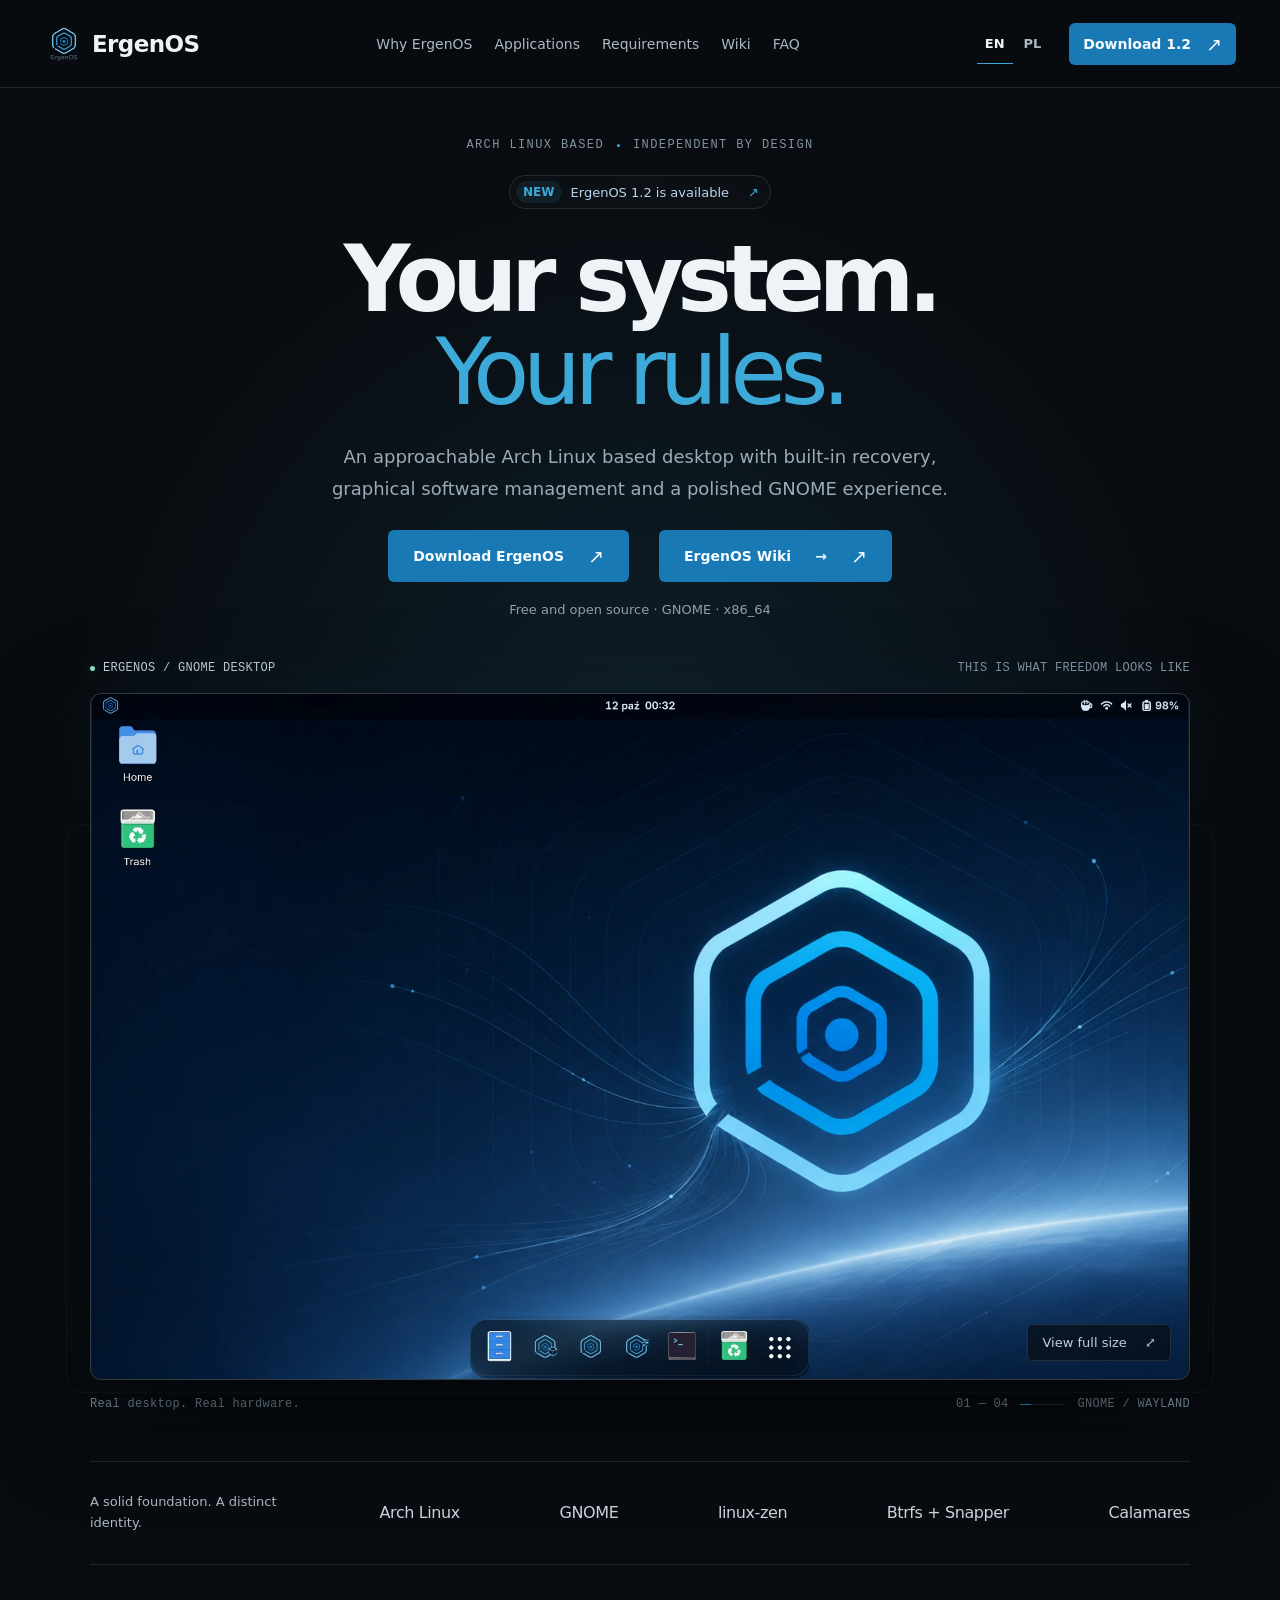
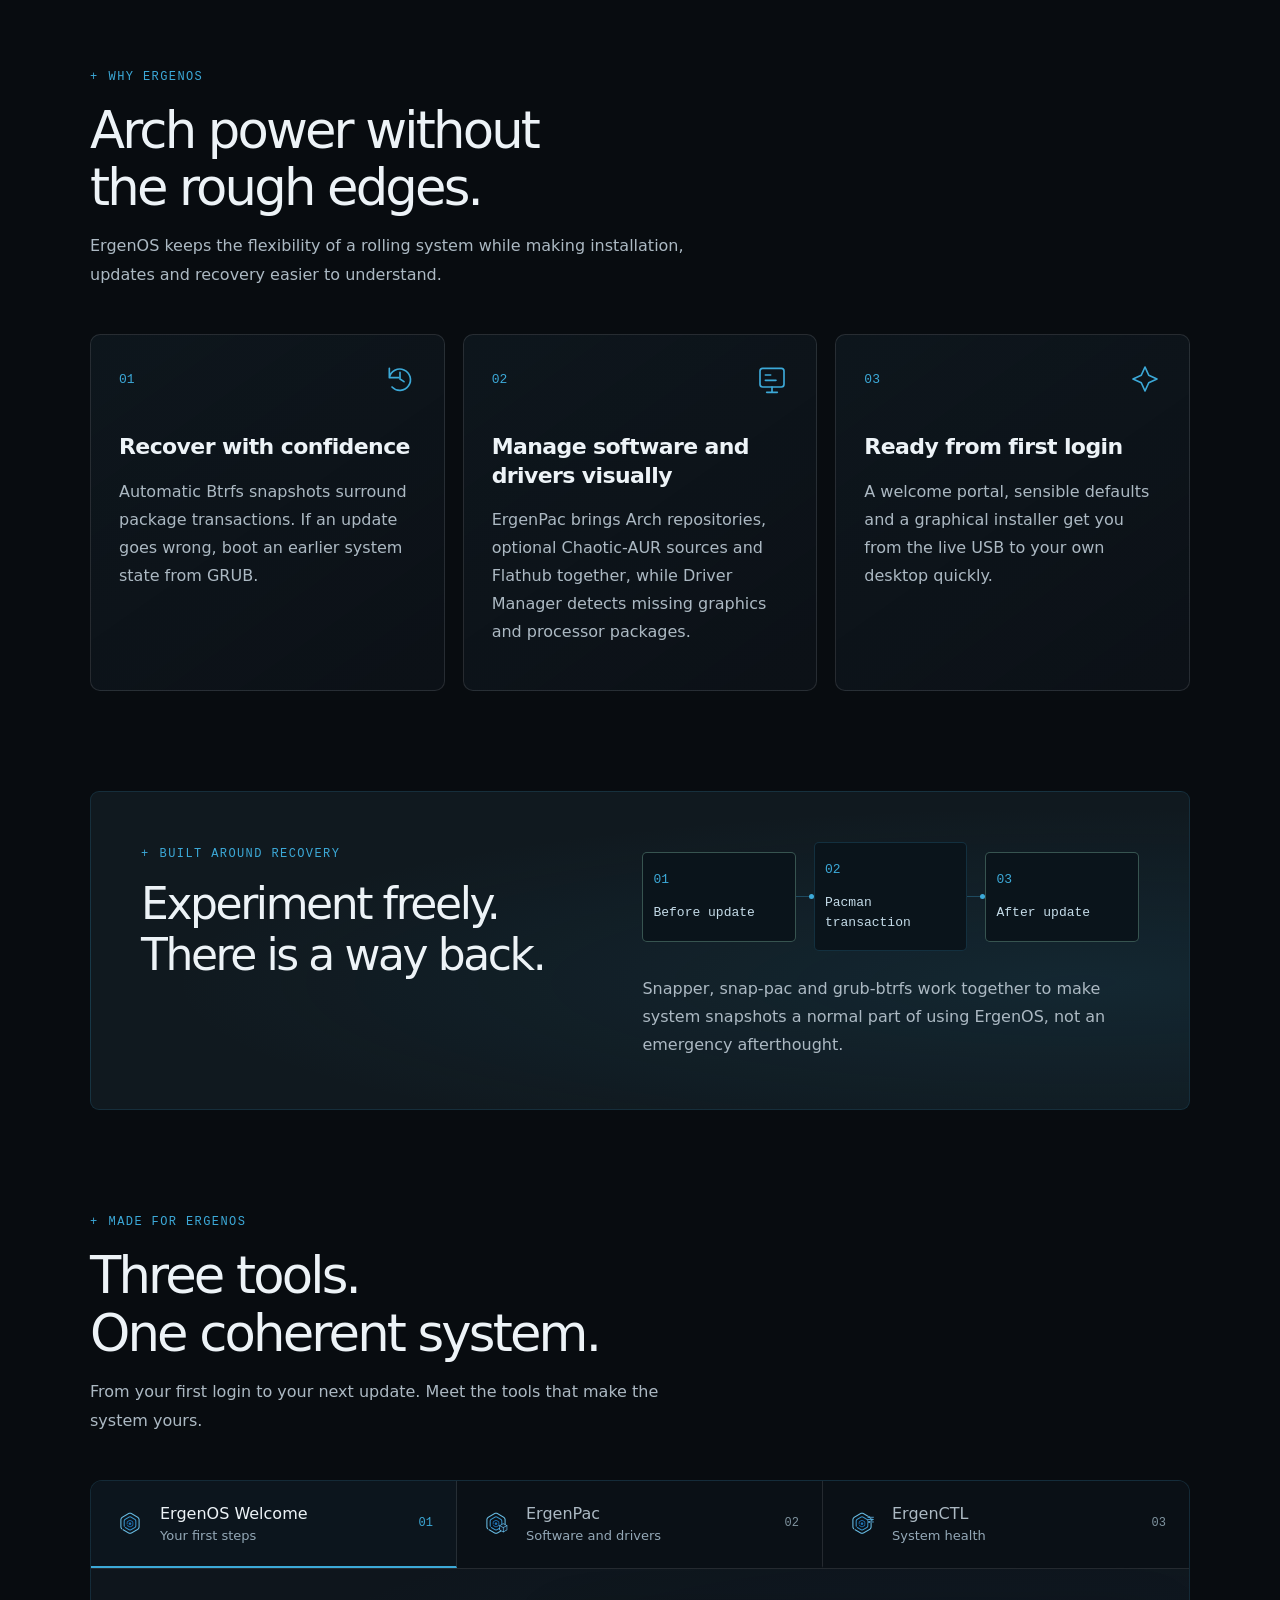
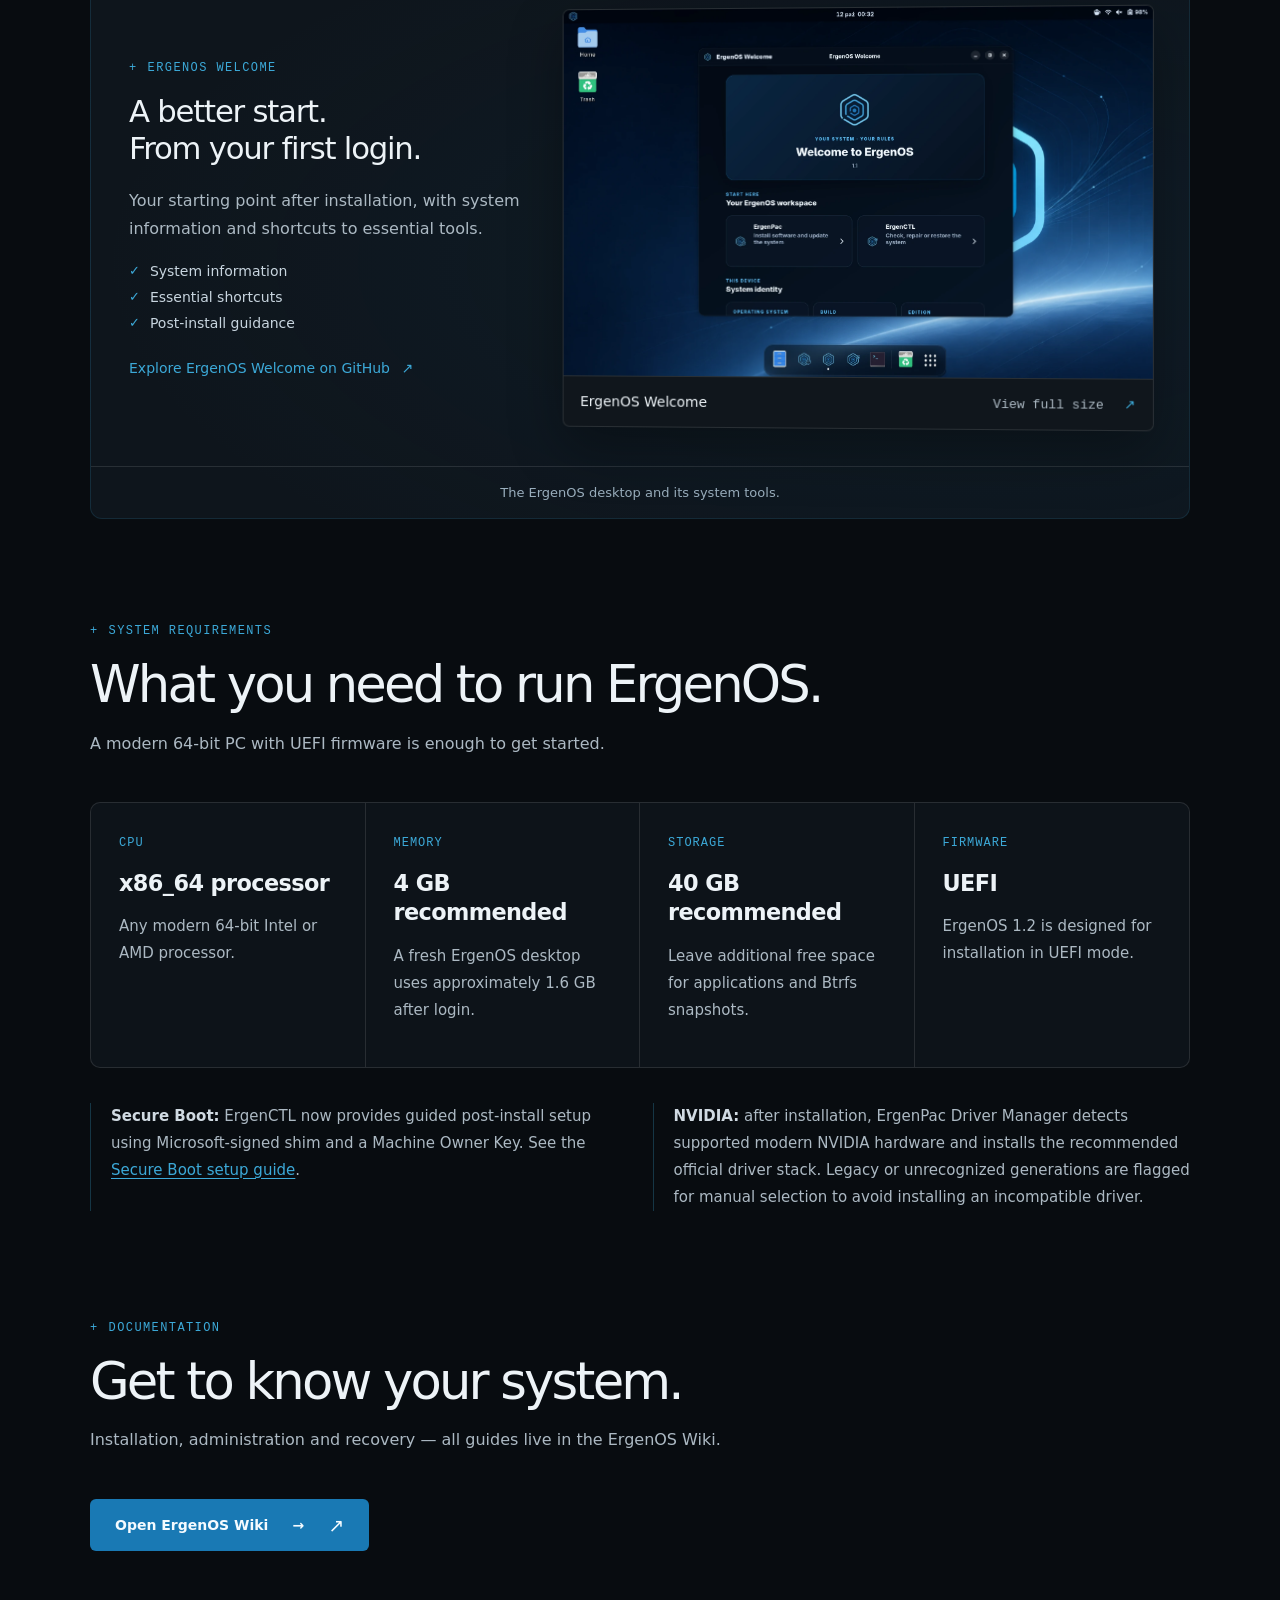
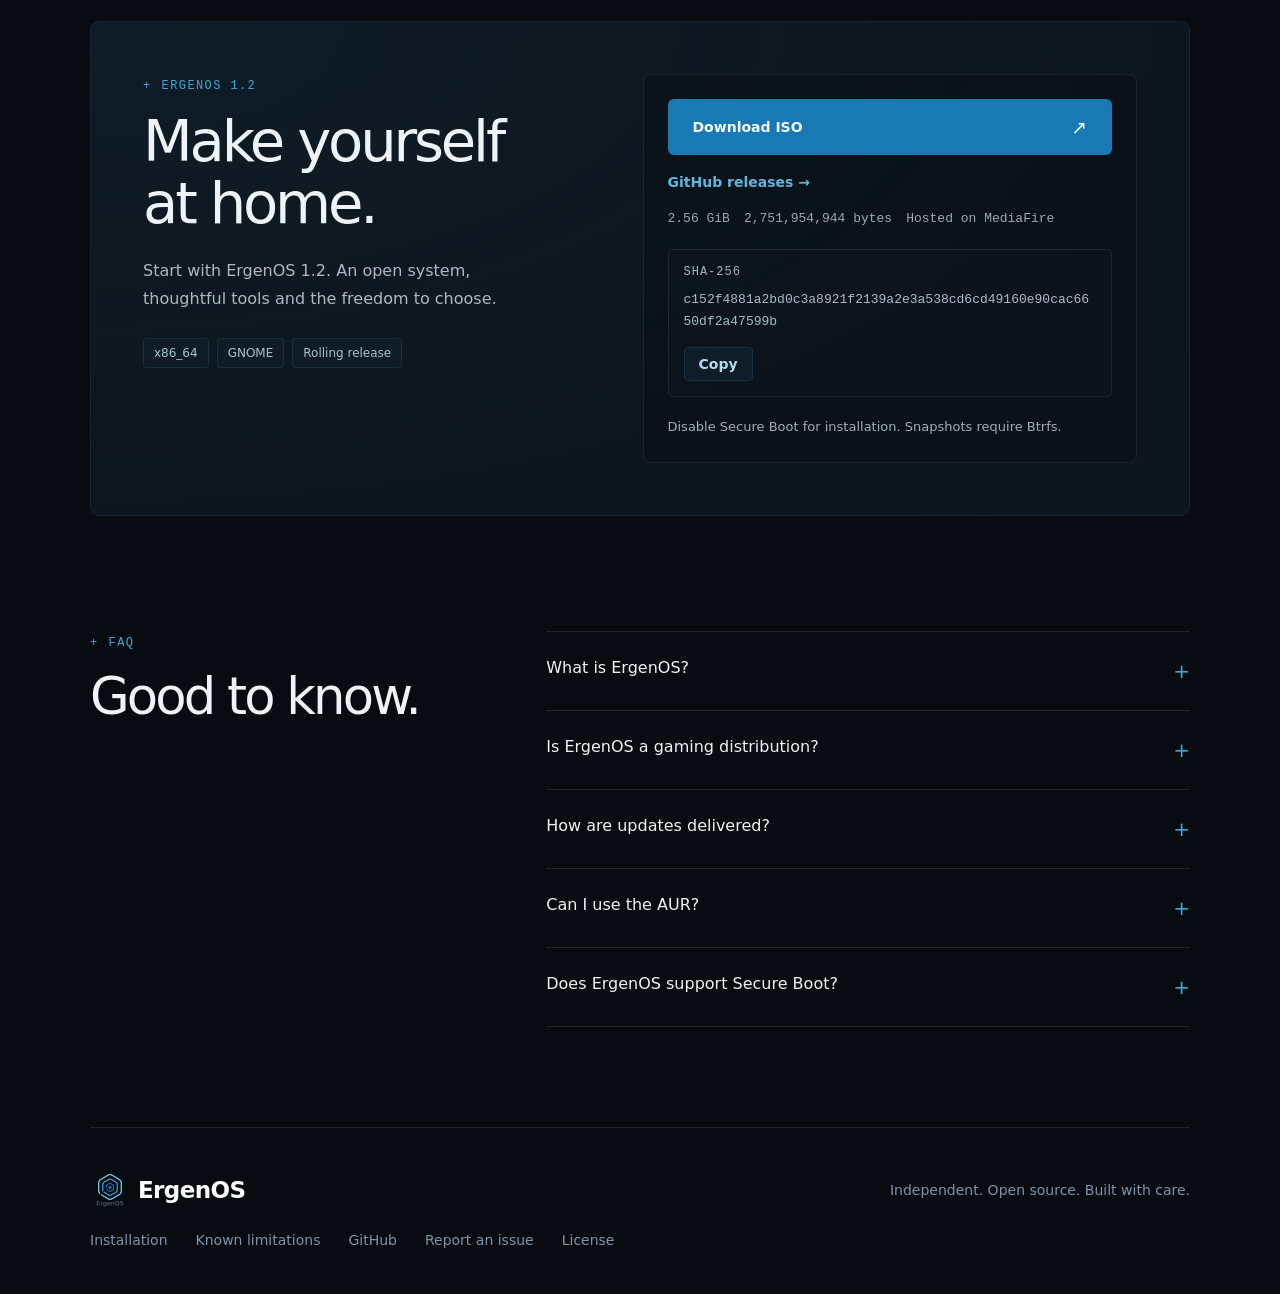
<file: index.html>
<!doctype html>
<html lang="en">
<head>
  <meta charset="utf-8">
  <meta name="viewport" content="width=device-width,initial-scale=1">
  <title>ErgenOS — Your system. Your rules.</title>
  <meta name="description" content="ErgenOS is an approachable Arch Linux-based desktop distribution with graphical software management, driver tools and built-in Btrfs recovery.">
  <meta name="robots" content="index,follow,max-image-preview:large">
  <meta name="theme-color" content="#080c10">
  <link rel="canonical" href="https://ergenossw.github.io/ErgenOS-Website/">
  <link rel="alternate" hreflang="en" href="https://ergenossw.github.io/ErgenOS-Website/">
  <link rel="alternate" hreflang="pl" href="https://ergenossw.github.io/ErgenOS-Website/pl/">
  <link rel="alternate" hreflang="x-default" href="https://ergenossw.github.io/ErgenOS-Website/">
  <meta property="og:title" content="ErgenOS — Your system. Your rules.">
  <meta property="og:description" content="Arch power with graphical tools and built-in recovery.">
  <meta property="og:type" content="website">
  <meta property="og:site_name" content="ErgenOS">
  <meta property="og:url" content="https://ergenossw.github.io/ErgenOS-Website/">
  <meta property="og:image" content="https://ergenossw.github.io/ErgenOS-Website/assets/social-card.png">
  <meta property="og:image:width" content="1200">
  <meta property="og:image:height" content="630">
  <meta name="twitter:card" content="summary_large_image">
  <meta name="twitter:title" content="ErgenOS — Your system. Your rules.">
  <meta name="twitter:description" content="Arch power with graphical tools and built-in recovery.">
  <meta name="twitter:image" content="https://ergenossw.github.io/ErgenOS-Website/assets/social-card.png">
  <link rel="icon" type="image/png" sizes="32x32" href="assets/favicon-32.png">
  <link rel="apple-touch-icon" sizes="180x180" href="assets/apple-touch-icon.png">
  <link rel="stylesheet" href="style.css?v=d61560196b8d">
  <link rel="stylesheet" href="overrides.css?v=efb8a88af6a3">
  <script type="application/ld+json">
  {
    "@context": "https://schema.org",
    "@type": "WebSite",
    "name": "ErgenOS",
    "url": "https://ergenossw.github.io/ErgenOS-Website/",
    "description": "An approachable Arch Linux-based desktop distribution with graphical tools and built-in Btrfs recovery.",
    "inLanguage": ["en", "pl"],
    "publisher": {
      "@type": "Organization",
      "name": "ErgenOS",
      "url": "https://github.com/ErgenosSW",
      "logo": {
        "@type": "ImageObject",
        "url": "https://ergenossw.github.io/ErgenOS-Website/assets/ergenos-logo.png"
      },
      "sameAs": [
        "https://github.com/ErgenosSW",
        "https://github.com/ErgenosSW/ErgenOS-Linux"
      ]
    }
  }
  </script>
</head>
<body>
  <a class="skip-link" href="#main-content">Skip to content</a>
  <header class="nav-shell">
    <a class="brand" href="#top"><img src="assets/ergenos-logo.png" alt=""><span>ErgenOS</span></a>
    <button class="menu-toggle" type="button" aria-expanded="false" aria-controls="main-nav" aria-label="Open navigation"><span></span><span></span><span></span></button>
    <nav id="main-nav" aria-label="Main navigation"><a href="#features">Why ErgenOS</a><a href="#apps">Applications</a><a href="#requirements">Requirements</a><a href="https://ergenossw.github.io/ErgenOS-Wiki/">Wiki</a><a href="#faq">FAQ</a></nav>
    <div class="header-actions"><div class="language-switcher" aria-label="Language"><span aria-current="page">EN</span><a href="pl/" lang="pl" hreflang="pl" aria-label="Polski">PL</a></div><a class="button small" href="#download">Download 1.2</a></div>
  </header>

  <main id="main-content">
    <section class="hero" id="top">
      <div class="hero-copy"><div class="hero-kicker">ARCH LINUX BASED <span></span> INDEPENDENT BY DESIGN</div>
        <a class="release-pill" href="https://www.mediafire.com/file/5pflsx05qjzptld/ergenos-1.2.0-x86_64.iso/file"><span>New</span> ErgenOS 1.2 is available</a>
        <h1>Your system.<br><em>Your rules.</em></h1>
        <p class="lead">An approachable Arch Linux based desktop with built-in recovery, graphical software management and a polished GNOME experience.</p>
        <div class="hero-actions"><a class="button" href="#download">Download ErgenOS</a><a class="button" href="https://ergenossw.github.io/ErgenOS-Wiki/">ErgenOS Wiki <span aria-hidden="true">→</span></a></div>
        <p class="fine-print">Free and open source · GNOME · x86_64</p>
      </div>
      <div class="desktop-stage"><div class="stage-label"><span><i></i> ERGENOS / GNOME DESKTOP</span><span>THIS IS WHAT FREEDOM LOOKS LIKE</span></div><a class="desktop-shot" href="assets/screenshots/ergenos-desktop.png?v=20261012" aria-label="Open a full-size screenshot of the ErgenOS desktop">
        <img src="assets/screenshots/ergenos-desktop.webp?v=20261012" width="1920" height="1200" fetchpriority="high" alt="ErgenOS desktop with the new default theme">
        <span class="shot-hint">View full size</span>
      </a><div class="stage-footer"><span>Real desktop. Real hardware.</span><span>01 — 04 <span class="stage-line"></span> GNOME / WAYLAND</span></div></div>
    </section><div class="platform-strip"><span>A solid foundation. A distinct identity.</span><b>Arch Linux</b><b>GNOME</b><b>linux-zen</b><b>Btrfs + Snapper</b><b>Calamares</b></div>

    <section class="section" id="features">
      <div class="section-heading"><span class="eyebrow">Why ErgenOS</span><h2>Arch power without the rough edges.</h2><p>ErgenOS keeps the flexibility of a rolling system while making installation, updates and recovery easier to understand.</p></div>
      <div class="feature-grid">
        <article><div class="feature-top"><span class="feature-number">01</span><svg viewBox="0 0 24 24" fill="none" stroke="currentColor" stroke-width="1.25" stroke-linecap="round" stroke-linejoin="round" aria-hidden="true"><path d="M4 11a8 8 0 1 1 2 7M4 4v7h7"/><path d="M12 7v5l3 2"/></svg></div><h3>Recover with confidence</h3><p>Automatic Btrfs snapshots surround package transactions. If an update goes wrong, boot an earlier system state from GRUB.</p></article>
        <article><div class="feature-top"><span class="feature-number">02</span><svg viewBox="0 0 24 24" fill="none" stroke="currentColor" stroke-width="1.25" stroke-linecap="round" stroke-linejoin="round" aria-hidden="true"><rect x="3" y="4" width="18" height="14" rx="2"/><path d="M8 22h8m-4-4v4M7 9h4m-4 4h8"/></svg></div><h3>Manage software and drivers visually</h3><p>ErgenPac brings Arch repositories, optional Chaotic-AUR sources and Flathub together, while Driver Manager detects missing graphics and processor packages.</p></article>
        <article><div class="feature-top"><span class="feature-number">03</span><svg viewBox="0 0 24 24" fill="none" stroke="currentColor" stroke-width="1.25" stroke-linecap="round" stroke-linejoin="round" aria-hidden="true"><path d="m12 3 2.8 6.2L21 12l-6.2 2.8L12 21l-2.8-6.2L3 12l6.2-2.8Z"/></svg></div><h3>Ready from first login</h3><p>A welcome portal, sensible defaults and a graphical installer get you from the live USB to your own desktop quickly.</p></article>
      </div>
    </section>

    <section class="recovery-band">
      <div><span class="eyebrow light">Built around recovery</span><h2>Experiment freely.<br>There is a way back.</h2></div>
      <div class="timeline" aria-label="Automatic snapshot sequence"><span><b>01</b>Before update</span><i></i><span><b>02</b>Pacman transaction</span><i></i><span><b>03</b>After update</span></div>
      <p>Snapper, snap-pac and grub-btrfs work together to make system snapshots a normal part of using ErgenOS, not an emergency afterthought.</p>
    </section>

    <section class="section apps-section" id="apps">
      <div class="section-heading"><span class="eyebrow">Made for ErgenOS</span><h2>Three tools.<br>One coherent system.</h2><p>From your first login to your next update. Meet the tools that make the system yours.</p></div>
      <div class="app-showcase" id="screenshots">
        <div class="app-tabs" aria-label="ErgenOS applications" hidden><button class="app-tab" type="button" id="app-tab-0" data-app-tab="0"><img src="assets/welcome-logo-mark.png" alt="" width="32" height="32"><span>ErgenOS Welcome<small>Your first steps</small></span><span class="tab-index" aria-hidden="true">01</span></button>
          <button class="app-tab" type="button" id="app-tab-1" data-app-tab="1"><img src="assets/ergenpac-logo-mark.png" alt="" width="32" height="32"><span>ErgenPac<small>Software and drivers</small></span><span class="tab-index" aria-hidden="true">02</span></button>
          <button class="app-tab" type="button" id="app-tab-2" data-app-tab="2"><img src="assets/ergenctl-logo-mark.png" alt="" width="32" height="32"><span>ErgenCTL<small>System health</small></span><span class="tab-index" aria-hidden="true">03</span></button></div>
        <article class="app-panel" id="app-panel-0" data-app-panel="0">
          <div class="app-panel-copy"><span class="eyebrow">ErgenOS Welcome</span><h3>A better start.<br>From your first login.</h3><p>Your starting point after installation, with system information and shortcuts to essential tools.</p><ul class="app-capabilities"><li>System information</li><li>Essential shortcuts</li><li>Post-install guidance</li></ul><a class="text-link app-source" href="https://github.com/ErgenosSW/ErgenOS-Welcome">Explore ErgenOS Welcome on GitHub <span>↗</span></a></div>
          <a class="screenshot-card app-preview" href="assets/screenshots/ergenos-welcome.png?v=20261012"><img src="assets/screenshots/ergenos-welcome.webp?v=20261012" alt="ErgenOS Welcome — Your first steps" width="1920" height="1200" loading="lazy" decoding="async"><span><strong>ErgenOS Welcome</strong><small>View full size</small></span></a>
        </article>
        <article class="app-panel" id="app-panel-1" data-app-panel="1">
          <div class="app-panel-copy"><span class="eyebrow">ErgenPac</span><h3>Everything you need.<br>One place to find it.</h3><p>Search, install and update software from Arch Linux and Flathub, then detect and install the recommended hardware driver packages.</p><ul class="app-capabilities"><li>Arch Linux and Flathub</li><li>Application updates</li><li>Driver detection</li></ul><a class="text-link app-source" href="https://github.com/ErgenosSW/ErgenPac">Explore ErgenPac on GitHub <span>↗</span></a></div>
          <a class="screenshot-card app-preview" href="assets/screenshots/ergenpac-search.png?v=20261012"><img src="assets/screenshots/ergenpac-search.webp?v=20261012" alt="ErgenPac — System updates" width="1920" height="1200" loading="lazy" decoding="async"><span><strong>ErgenPac</strong><small>View full size</small></span></a>
        </article>
        <article class="app-panel" id="app-panel-2" data-app-panel="2">
          <div class="app-panel-copy"><span class="eyebrow">ErgenCTL</span><h3>Know your system.<br>Stay in control.</h3><p>Diagnose the installation, inspect boot logs, recover snapshots and configure Secure Boot through a guided checklist.</p><ul class="app-capabilities"><li>Diagnostics and boot logs</li><li>Snapshot recovery</li><li>Secure Boot setup</li></ul><a class="text-link app-source" href="https://github.com/ErgenosSW/ErgenCTL">Explore ErgenCTL on GitHub <span>↗</span></a></div>
          <a class="screenshot-card app-preview" href="assets/screenshots/ergenctl-system-check.png?v=20261012"><img src="assets/screenshots/ergenctl-system-check.webp?v=20261012" alt="ErgenCTL — System health" width="1920" height="1200" loading="lazy" decoding="async"><span><strong>ErgenCTL</strong><small>View full size</small></span></a>
        </article>
        <p class="showcase-note">The ErgenOS desktop and its system tools.</p>
      </div>
    </section>

    <section class="section requirements-section" id="requirements">
      <div class="section-heading"><span class="eyebrow">System requirements</span><h2>What you need to run ErgenOS.</h2><p>A modern 64-bit PC with UEFI firmware is enough to get started.</p></div>
      <div class="requirements-grid">
        <article><span>CPU</span><h3>x86_64 processor</h3><p>Any modern 64-bit Intel or AMD processor.</p></article>
        <article><span>Memory</span><h3>4 GB recommended</h3><p>A fresh ErgenOS desktop uses approximately 1.6 GB after login.</p></article>
        <article><span>Storage</span><h3>40 GB recommended</h3><p>Leave additional free space for applications and Btrfs snapshots.</p></article>
        <article><span>Firmware</span><h3>UEFI</h3><p>ErgenOS 1.2 is designed for installation in UEFI mode.</p></article>
      </div>
      <div class="hardware-notes">
        <p><strong>Secure Boot:</strong> ErgenCTL now provides guided post-install setup using Microsoft-signed shim and a Machine Owner Key. See the <a href="https://ergenossw.github.io/ErgenOS-Wiki/security/secure-boot.html">Secure Boot setup guide</a>.</p>
        <p><strong>NVIDIA:</strong> after installation, ErgenPac Driver Manager detects supported modern NVIDIA hardware and installs the recommended official driver stack. Legacy or unrecognized generations are flagged for manual selection to avoid installing an incompatible driver.</p>
      </div>
    </section>

    <section class="section install-section" id="install">
      <div class="section-heading"><span class="eyebrow">Documentation</span><h2>Get to know your system.</h2><p>Installation, administration and recovery — all guides live in the ErgenOS Wiki.</p></div>
      <a class="button" href="https://ergenossw.github.io/ErgenOS-Wiki/">Open ErgenOS Wiki <span aria-hidden="true">→</span></a>
    </section>

    <section class="download" id="download">
      <div><span class="eyebrow light">ErgenOS 1.2</span><h2>Make yourself<br>at home.</h2><p class="download-description">Start with ErgenOS 1.2. An open system, thoughtful tools and the freedom to choose.</p><div class="download-platform"><span>x86_64</span><span>GNOME</span><span>Rolling release</span></div></div>
      <div class="download-actions"><p class="download-note">Disable Secure Boot for installation. Snapshots require Btrfs.</p><a class="button white" href="https://www.mediafire.com/file/5pflsx05qjzptld/ergenos-1.2.0-x86_64.iso/file">Download ISO</a><a href="https://github.com/ErgenosSW/ErgenOS-Linux/releases/tag/v1.2.0">GitHub releases →</a><div class="release-meta"><span>2.56 GiB</span><span>2,751,954,944 bytes</span><span>Hosted on MediaFire</span></div><div class="checksum"><span>SHA-256</span><code id="iso-checksum">c152f4881a2bd0c3a8921f2139a2e3a538cd6cd49160e90cac6650df2a47599b</code><button type="button" data-copy-checksum>Copy</button></div></div>
    </section>

    <section class="section faq" id="faq">
      <div class="section-heading"><span class="eyebrow">FAQ</span><h2>Good to know.</h2></div>
      <div class="faq-list">
        <details><summary>What is ErgenOS?</summary><p>ErgenOS is an independent Arch Linux based desktop distribution built around GNOME, graphical system tools and practical Btrfs recovery.</p></details>
        <details><summary>Is ErgenOS a gaming distribution?</summary><p>ErgenOS 1.2 adds optional Steam, Lutris, Heroic, Faugus, GameMode, MangoHud, GOverlay and Gamescope installation through ErgenPac. Gaming Check and guided gaming setup are planned for 1.3. The complete 1.2 ISO is available below.</p></details>
        <details><summary>How are updates delivered?</summary><p>Arch packages come from the standard Arch repositories. ErgenOS applications are distributed through the signed ErgenOS repository and handled by Pacman or ErgenPac.</p></details>
        <details><summary>Can I use the AUR?</summary><p>Yes. During installation you can stay with official repositories or configure yay, paru or Chaotic-AUR.</p></details>
        <details><summary>Does ErgenOS support Secure Boot?</summary><p>Experimental post-install support is available through ErgenCTL and the signed ErgenOS repository. The current ISO must be installed with Secure Boot disabled; follow the <a href="https://ergenossw.github.io/ErgenOS-Wiki/security/secure-boot.html">Secure Boot setup guide</a> after installation.</p></details>
      </div>
    </section>
  </main>

  <footer><a class="brand" href="#top"><img src="assets/ergenos-logo.png" alt=""><span>ErgenOS</span></a><p>Independent. Open source. Built with care.</p><div><a href="https://ergenossw.github.io/ErgenOS-Wiki/getting-started/installation.html">Installation</a><a href="https://ergenossw.github.io/ErgenOS-Wiki/getting-started/known-limitations.html">Known limitations</a><a href="https://github.com/ErgenosSW">GitHub</a><a href="https://github.com/ErgenosSW/ErgenOS-Linux/issues">Report an issue</a><a href="https://github.com/ErgenosSW/ErgenOS-Linux/blob/main/LICENSE">License</a></div></footer>
  <script src="script.js?v=0e3d0809cc0f"></script>
</body>
</html>
</file>
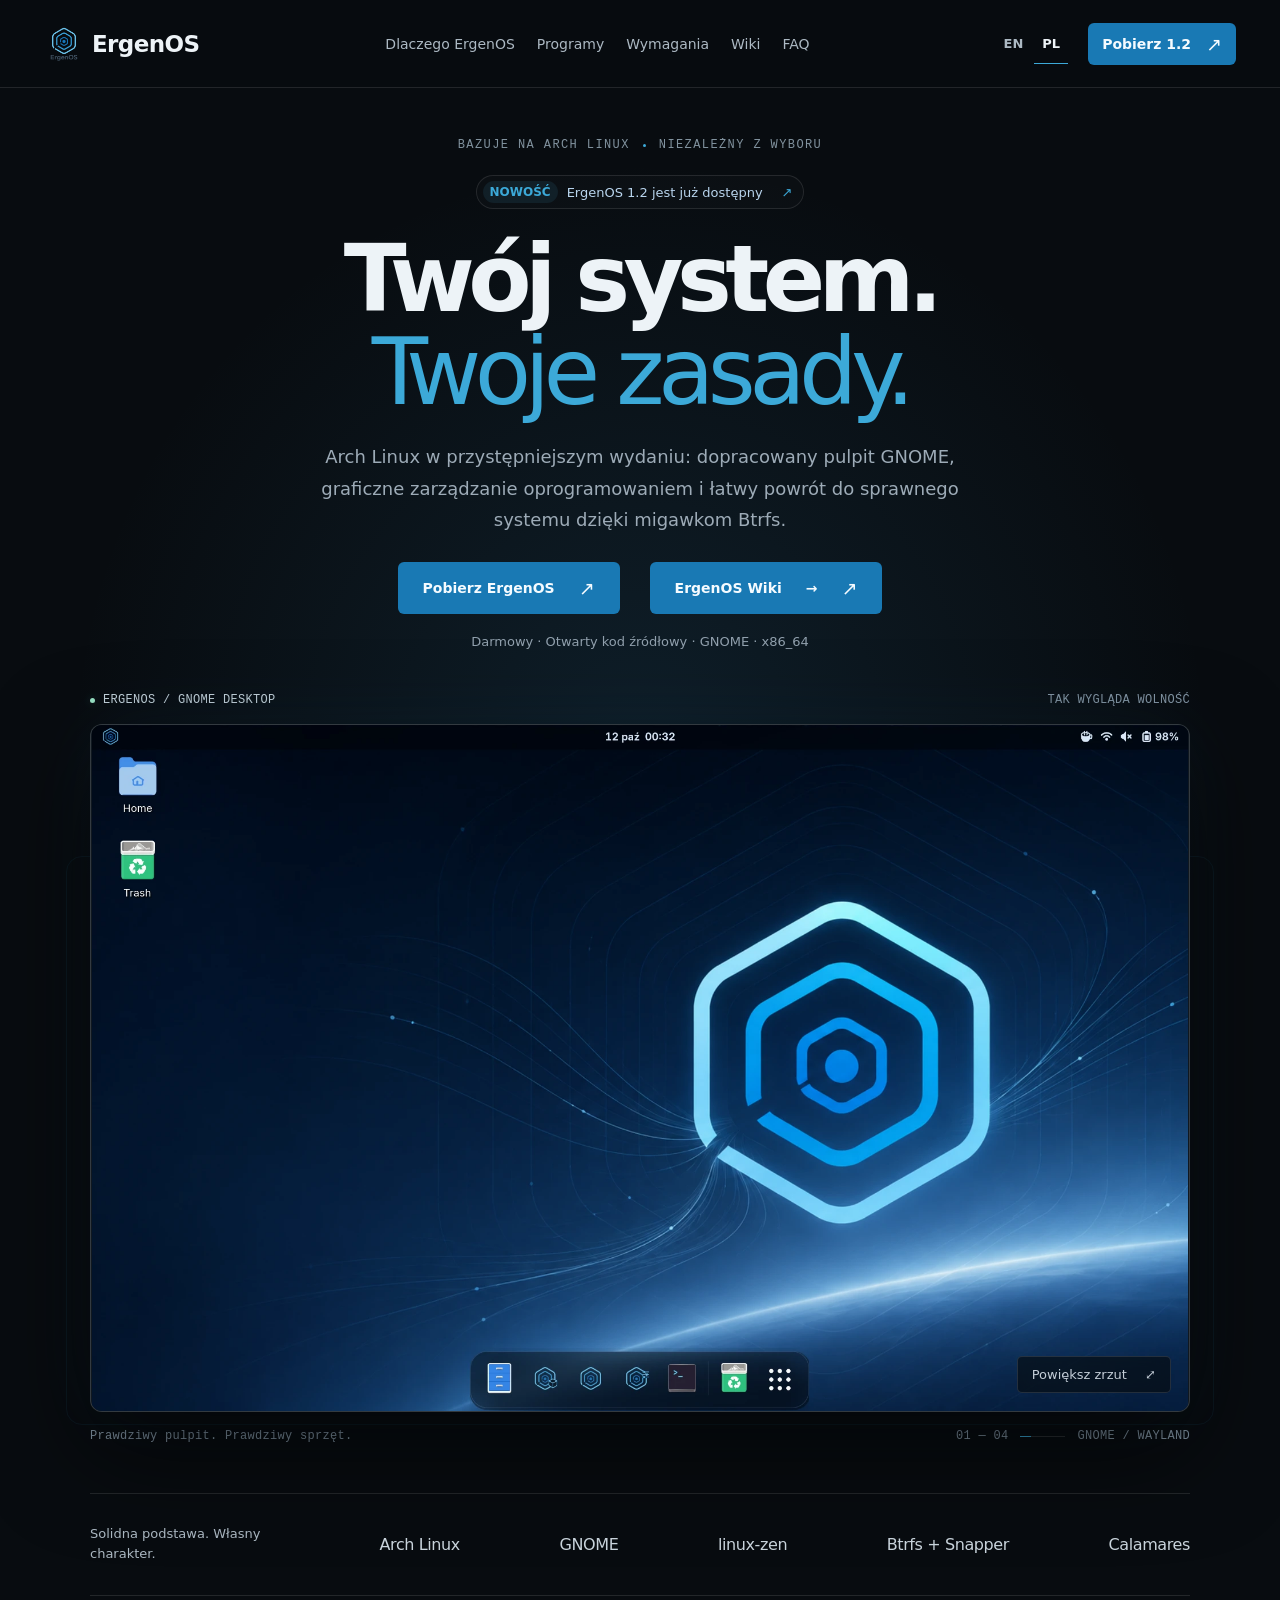
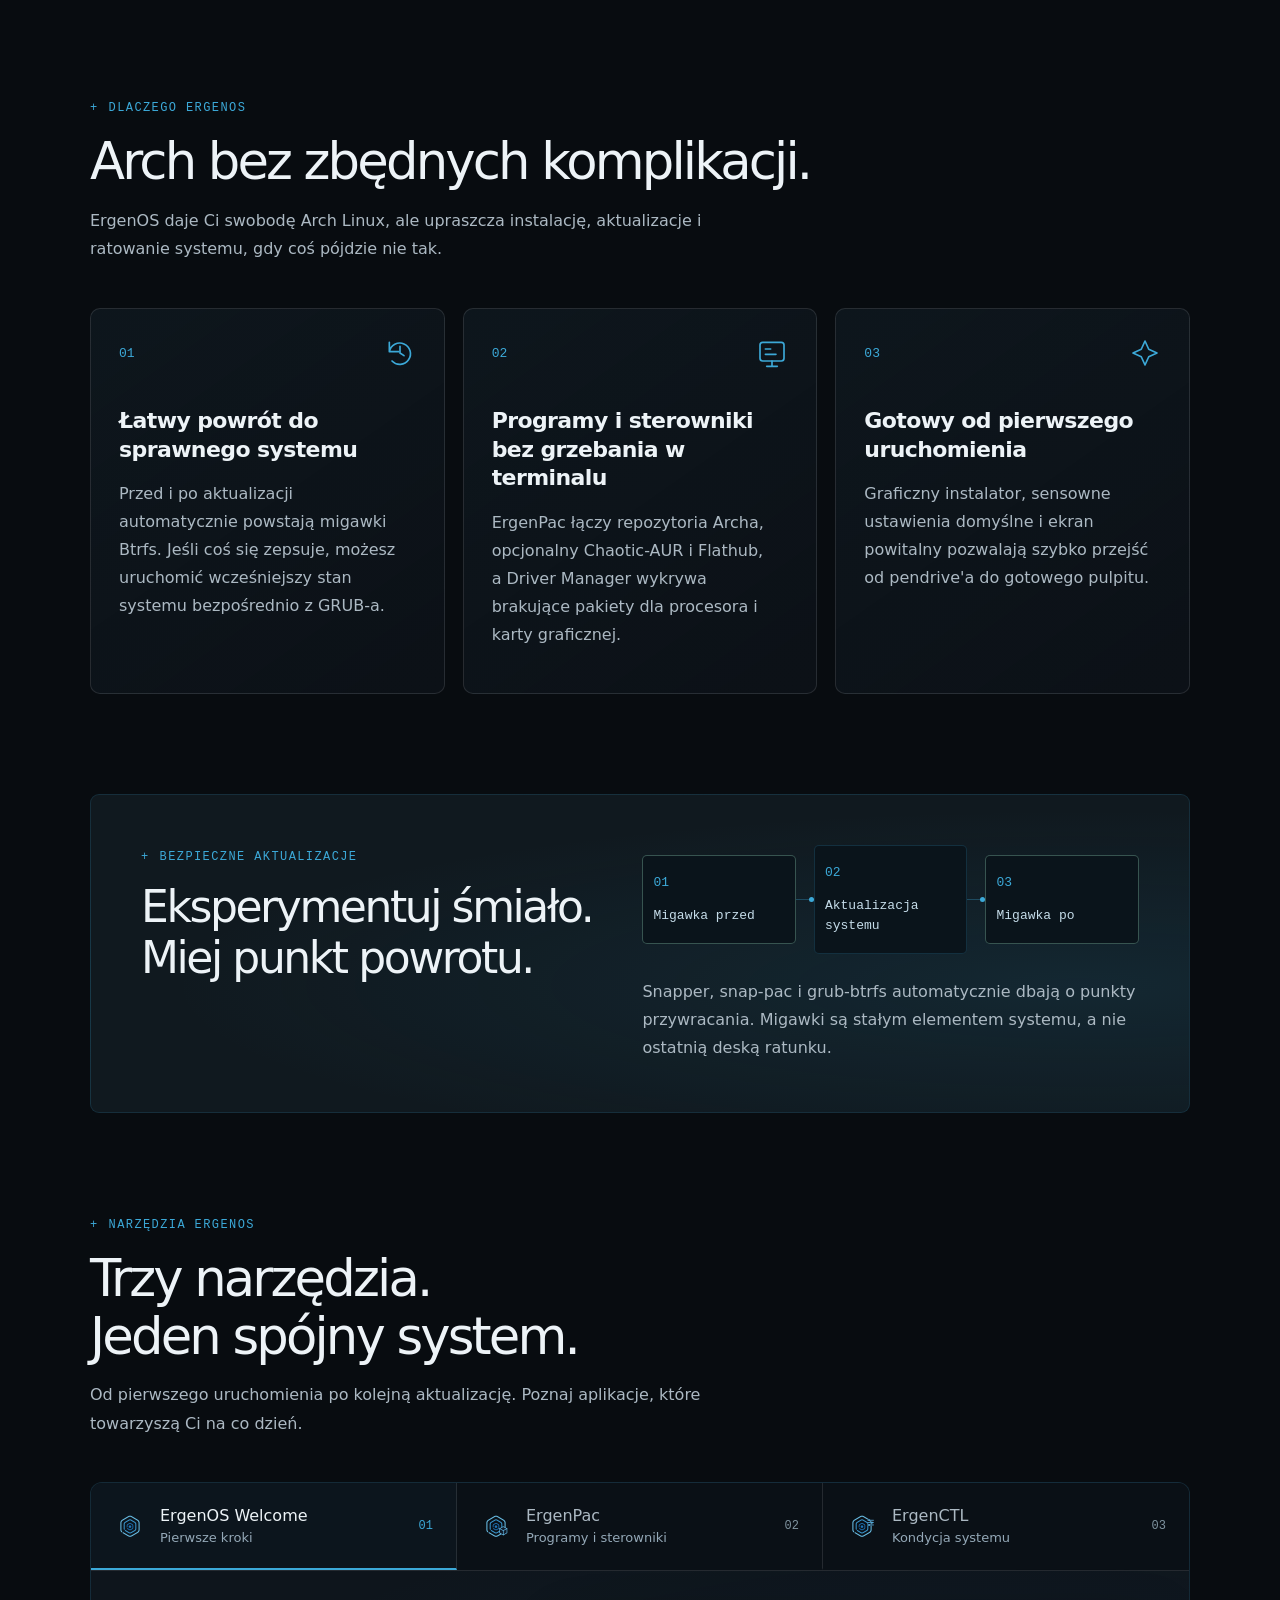
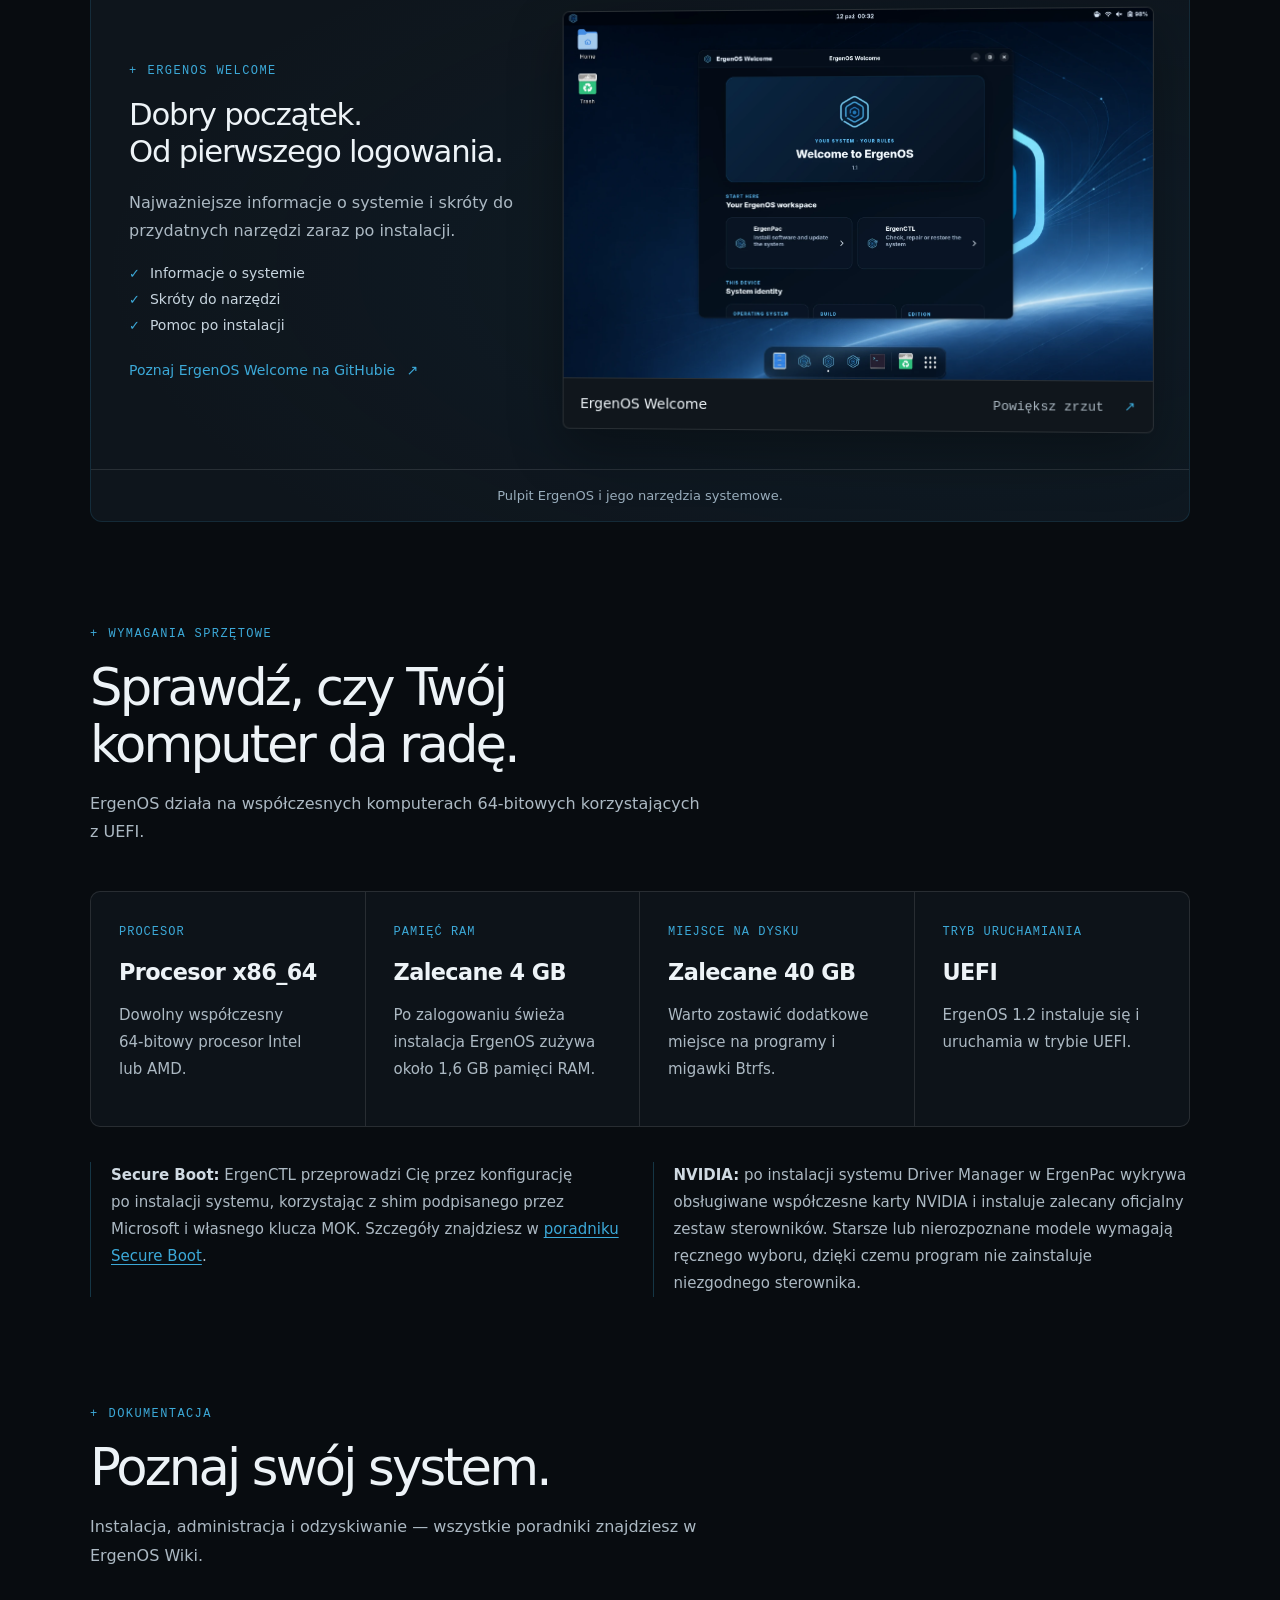
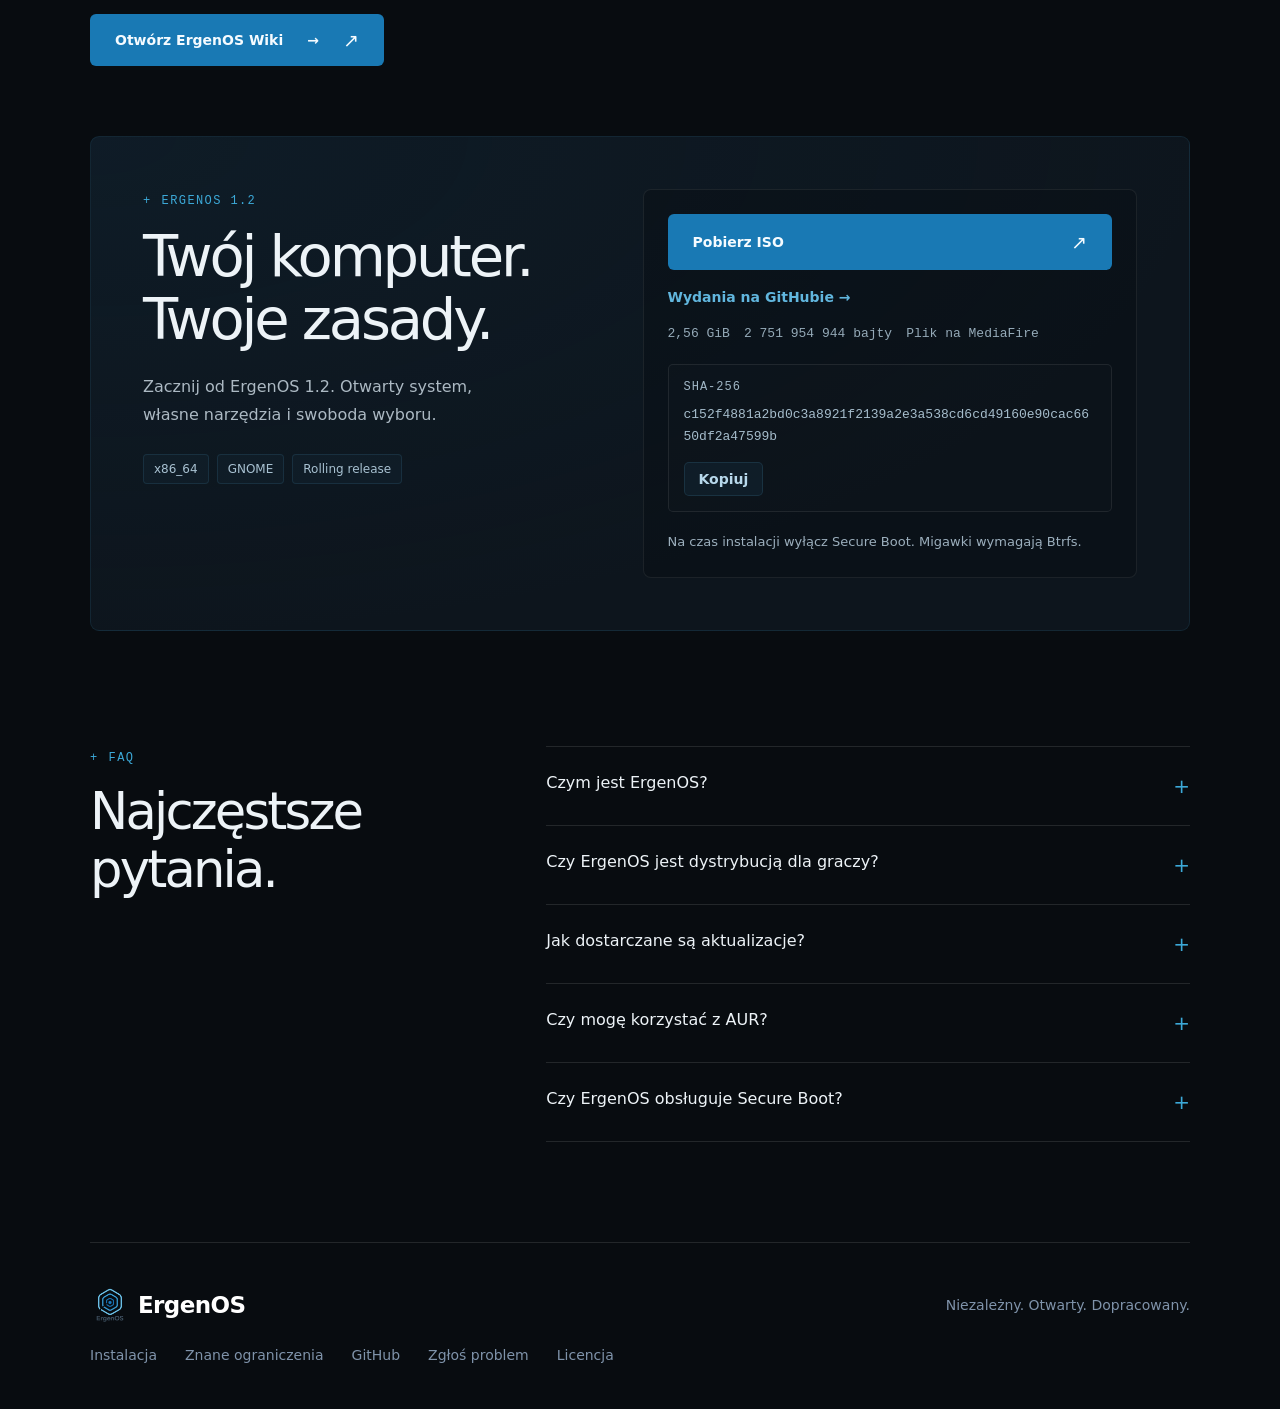
<file: pl/index.html>
<!doctype html>
<html lang="pl">
<head>
  <meta charset="utf-8">
  <meta name="viewport" content="width=device-width,initial-scale=1">
  <title>ErgenOS — Twój system. Twoje zasady.</title>
  <meta name="description" content="ErgenOS to przystępna dystrybucja oparta na Arch Linux, z graficznymi narzędziami, obsługą sterowników i odzyskiwaniem systemu z migawek Btrfs.">
  <meta name="robots" content="index,follow,max-image-preview:large">
  <meta name="theme-color" content="#080c10">
  <link rel="canonical" href="https://ergenossw.github.io/ErgenOS-Website/pl/">
  <link rel="alternate" hreflang="en" href="https://ergenossw.github.io/ErgenOS-Website/">
  <link rel="alternate" hreflang="pl" href="https://ergenossw.github.io/ErgenOS-Website/pl/">
  <link rel="alternate" hreflang="x-default" href="https://ergenossw.github.io/ErgenOS-Website/">
  <meta property="og:title" content="ErgenOS — Twój system. Twoje zasady.">
  <meta property="og:description" content="Arch Linux z wygodnym pulpitem, graficznymi narzędziami i migawkami Btrfs.">
  <meta property="og:type" content="website">
  <meta property="og:site_name" content="ErgenOS">
  <meta property="og:url" content="https://ergenossw.github.io/ErgenOS-Website/pl/">
  <meta property="og:image" content="https://ergenossw.github.io/ErgenOS-Website/assets/social-card.png">
  <meta property="og:image:width" content="1200">
  <meta property="og:image:height" content="630">
  <meta property="og:locale" content="pl_PL">
  <meta property="og:locale:alternate" content="en_US">
  <meta name="twitter:card" content="summary_large_image">
  <meta name="twitter:title" content="ErgenOS — Twój system. Twoje zasady.">
  <meta name="twitter:description" content="Arch Linux z wygodnym pulpitem, graficznymi narzędziami i migawkami Btrfs.">
  <meta name="twitter:image" content="https://ergenossw.github.io/ErgenOS-Website/assets/social-card.png">
  <link rel="icon" type="image/png" sizes="32x32" href="../assets/favicon-32.png">
  <link rel="apple-touch-icon" sizes="180x180" href="../assets/apple-touch-icon.png">
  <link rel="stylesheet" href="../style.css?v=d61560196b8d">
  <link rel="stylesheet" href="../overrides.css?v=efb8a88af6a3">
  <script type="application/ld+json">
  {
    "@context": "https://schema.org",
    "@type": "WebSite",
    "name": "ErgenOS",
    "url": "https://ergenossw.github.io/ErgenOS-Website/",
    "description": "Przystępna dystrybucja oparta na Arch Linux, z graficznymi narzędziami i odzyskiwaniem systemu z migawek Btrfs.",
    "inLanguage": ["en", "pl"],
    "publisher": {
      "@type": "Organization",
      "name": "ErgenOS",
      "url": "https://github.com/ErgenosSW",
      "logo": {
        "@type": "ImageObject",
        "url": "https://ergenossw.github.io/ErgenOS-Website/assets/ergenos-logo.png"
      },
      "sameAs": [
        "https://github.com/ErgenosSW",
        "https://github.com/ErgenosSW/ErgenOS-Linux"
      ]
    }
  }
  </script>
</head>
<body>
  <a class="skip-link" href="#main-content">Przejdź do treści</a>
  <header class="nav-shell">
    <a class="brand" href="#top"><img src="../assets/ergenos-logo.png" alt=""><span>ErgenOS</span></a>
    <button class="menu-toggle" type="button" aria-expanded="false" aria-controls="main-nav" aria-label="Otwórz nawigację" data-menu-open="Otwórz nawigację" data-menu-close="Zamknij nawigację"><span></span><span></span><span></span></button>
    <nav id="main-nav" aria-label="Główna nawigacja"><a href="#features">Dlaczego ErgenOS</a><a href="#apps">Programy</a><a href="#requirements">Wymagania</a><a href="https://ergenossw.github.io/ErgenOS-Wiki/pl/">Wiki</a><a href="#faq">FAQ</a></nav>
    <div class="header-actions"><div class="language-switcher" aria-label="Język"><a href="../" lang="en" hreflang="en" aria-label="English">EN</a><span aria-current="page">PL</span></div><a class="button small" href="#download">Pobierz 1.2</a></div>
  </header>

  <main id="main-content">
    <section class="hero" id="top">
      <div class="hero-copy"><div class="hero-kicker">BAZUJE NA ARCH LINUX <span></span> NIEZALEŻNY Z WYBORU</div>
        <a class="release-pill" href="https://www.mediafire.com/file/5pflsx05qjzptld/ergenos-1.2.0-x86_64.iso/file"><span>Nowość</span> ErgenOS 1.2 jest już dostępny</a>
        <h1>Twój system.<br><em>Twoje zasady.</em></h1>
        <p class="lead">Arch Linux w przystępniejszym wydaniu: dopracowany pulpit GNOME, graficzne zarządzanie oprogramowaniem i łatwy powrót do sprawnego systemu dzięki migawkom Btrfs.</p>
        <div class="hero-actions"><a class="button" href="#download">Pobierz ErgenOS</a><a class="button" href="https://ergenossw.github.io/ErgenOS-Wiki/pl/">ErgenOS Wiki <span aria-hidden="true">→</span></a></div>
        <p class="fine-print">Darmowy · Otwarty kod źródłowy · GNOME · x86_64</p>
      </div>
      <div class="desktop-stage"><div class="stage-label"><span><i></i> ERGENOS / GNOME DESKTOP</span><span>TAK WYGLĄDA WOLNOŚĆ</span></div><a class="desktop-shot" href="../assets/screenshots/ergenos-desktop.png?v=20261012" aria-label="Otwórz pełnowymiarowy zrzut pulpitu ErgenOS">
        <img src="../assets/screenshots/ergenos-desktop.webp?v=20261012" width="1920" height="1200" fetchpriority="high" alt="Pulpit ErgenOS z nowym domyślnym motywem">
        <span class="shot-hint">Powiększ zrzut</span>
      </a><div class="stage-footer"><span>Prawdziwy pulpit. Prawdziwy sprzęt.</span><span>01 — 04 <span class="stage-line"></span> GNOME / WAYLAND</span></div></div>
    </section><div class="platform-strip"><span>Solidna podstawa. Własny charakter.</span><b>Arch Linux</b><b>GNOME</b><b>linux-zen</b><b>Btrfs + Snapper</b><b>Calamares</b></div>

    <section class="section" id="features">
      <div class="section-heading"><span class="eyebrow">Dlaczego ErgenOS</span><h2>Arch bez zbędnych komplikacji.</h2><p>ErgenOS daje Ci swobodę Arch Linux, ale upraszcza instalację, aktualizacje i ratowanie systemu, gdy coś pójdzie nie tak.</p></div>
      <div class="feature-grid">
        <article><div class="feature-top"><span class="feature-number">01</span><svg viewBox="0 0 24 24" fill="none" stroke="currentColor" stroke-width="1.25" stroke-linecap="round" stroke-linejoin="round" aria-hidden="true"><path d="M4 11a8 8 0 1 1 2 7M4 4v7h7"/><path d="M12 7v5l3 2"/></svg></div><h3>Łatwy powrót do sprawnego systemu</h3><p>Przed i po aktualizacji automatycznie powstają migawki Btrfs. Jeśli coś się zepsuje, możesz uruchomić wcześniejszy stan systemu bezpośrednio z GRUB-a.</p></article>
        <article><div class="feature-top"><span class="feature-number">02</span><svg viewBox="0 0 24 24" fill="none" stroke="currentColor" stroke-width="1.25" stroke-linecap="round" stroke-linejoin="round" aria-hidden="true"><rect x="3" y="4" width="18" height="14" rx="2"/><path d="M8 22h8m-4-4v4M7 9h4m-4 4h8"/></svg></div><h3>Programy i sterowniki bez grzebania w terminalu</h3><p>ErgenPac łączy repozytoria Archa, opcjonalny Chaotic-AUR i Flathub, a Driver Manager wykrywa brakujące pakiety dla procesora i karty graficznej.</p></article>
        <article><div class="feature-top"><span class="feature-number">03</span><svg viewBox="0 0 24 24" fill="none" stroke="currentColor" stroke-width="1.25" stroke-linecap="round" stroke-linejoin="round" aria-hidden="true"><path d="m12 3 2.8 6.2L21 12l-6.2 2.8L12 21l-2.8-6.2L3 12l6.2-2.8Z"/></svg></div><h3>Gotowy od pierwszego uruchomienia</h3><p>Graficzny instalator, sensowne ustawienia domyślne i ekran powitalny pozwalają szybko przejść od pendrive'a do gotowego pulpitu.</p></article>
      </div>
    </section>

    <section class="recovery-band">
      <div><span class="eyebrow light">Bezpieczne aktualizacje</span><h2>Eksperymentuj śmiało.<br>Miej punkt powrotu.</h2></div>
      <div class="timeline" aria-label="Schemat automatycznych migawek"><span><b>01</b>Migawka przed</span><i></i><span><b>02</b>Aktualizacja systemu</span><i></i><span><b>03</b>Migawka po</span></div>
      <p>Snapper, snap-pac i grub-btrfs automatycznie dbają o punkty przywracania. Migawki są stałym elementem systemu, a nie ostatnią deską ratunku.</p>
    </section>

    <section class="section apps-section" id="apps">
      <div class="section-heading"><span class="eyebrow">Narzędzia ErgenOS</span><h2>Trzy narzędzia.<br>Jeden spójny system.</h2><p>Od pierwszego uruchomienia po kolejną aktualizację. Poznaj aplikacje, które towarzyszą Ci na co dzień.</p></div>
      <div class="app-showcase" id="screenshots">
        <div class="app-tabs" aria-label="Aplikacje ErgenOS" hidden><button class="app-tab" type="button" id="app-tab-0" data-app-tab="0"><img src="../assets/welcome-logo-mark.png" alt="" width="32" height="32"><span>ErgenOS Welcome<small>Pierwsze kroki</small></span><span class="tab-index" aria-hidden="true">01</span></button>
          <button class="app-tab" type="button" id="app-tab-1" data-app-tab="1"><img src="../assets/ergenpac-logo-mark.png" alt="" width="32" height="32"><span>ErgenPac<small>Programy i sterowniki</small></span><span class="tab-index" aria-hidden="true">02</span></button>
          <button class="app-tab" type="button" id="app-tab-2" data-app-tab="2"><img src="../assets/ergenctl-logo-mark.png" alt="" width="32" height="32"><span>ErgenCTL<small>Kondycja systemu</small></span><span class="tab-index" aria-hidden="true">03</span></button></div>
        <article class="app-panel" id="app-panel-0" data-app-panel="0">
          <div class="app-panel-copy"><span class="eyebrow">ErgenOS Welcome</span><h3>Dobry początek.<br>Od pierwszego logowania.</h3><p>Najważniejsze informacje o systemie i skróty do przydatnych narzędzi zaraz po instalacji.</p><ul class="app-capabilities"><li>Informacje o systemie</li><li>Skróty do narzędzi</li><li>Pomoc po instalacji</li></ul><a class="text-link app-source" href="https://github.com/ErgenosSW/ErgenOS-Welcome">Poznaj ErgenOS Welcome na GitHubie <span>↗</span></a></div>
          <a class="screenshot-card app-preview" href="../assets/screenshots/ergenos-welcome.png?v=20261012"><img src="../assets/screenshots/ergenos-welcome.webp?v=20261012" alt="ErgenOS Welcome — Pierwsze kroki" width="1920" height="1200" loading="lazy" decoding="async"><span><strong>ErgenOS Welcome</strong><small>Powiększ zrzut</small></span></a>
        </article>
        <article class="app-panel" id="app-panel-1" data-app-panel="1">
          <div class="app-panel-copy"><span class="eyebrow">ErgenPac</span><h3>Wszystko, czego potrzebujesz.<br>W jednym miejscu.</h3><p>Instaluj i aktualizuj programy z repozytoriów Arch Linux oraz Flathuba, a także wykrywaj i uzupełniaj brakujące sterowniki.</p><ul class="app-capabilities"><li>Arch Linux i Flathub</li><li>Aktualizacje aplikacji</li><li>Wykrywanie sterowników</li></ul><a class="text-link app-source" href="https://github.com/ErgenosSW/ErgenPac">Poznaj ErgenPac na GitHubie <span>↗</span></a></div>
          <a class="screenshot-card app-preview" href="../assets/screenshots/ergenpac-search.png?v=20261012"><img src="../assets/screenshots/ergenpac-search.webp?v=20261012" alt="ErgenPac — Aktualizacje systemu" width="1920" height="1200" loading="lazy" decoding="async"><span><strong>ErgenPac</strong><small>Powiększ zrzut</small></span></a>
        </article>
        <article class="app-panel" id="app-panel-2" data-app-panel="2">
          <div class="app-panel-copy"><span class="eyebrow">ErgenCTL</span><h3>Poznaj swój system.<br>Zachowaj kontrolę.</h3><p>Sprawdzaj stan systemu, analizuj problemy z uruchamianiem, przywracaj migawki i skonfiguruj Secure Boot krok po kroku.</p><ul class="app-capabilities"><li>Diagnostyka i logi</li><li>Przywracanie migawek</li><li>Konfiguracja Secure Boot</li></ul><a class="text-link app-source" href="https://github.com/ErgenosSW/ErgenCTL">Poznaj ErgenCTL na GitHubie <span>↗</span></a></div>
          <a class="screenshot-card app-preview" href="../assets/screenshots/ergenctl-system-check.png?v=20261012"><img src="../assets/screenshots/ergenctl-system-check.webp?v=20261012" alt="ErgenCTL — Kondycja systemu" width="1920" height="1200" loading="lazy" decoding="async"><span><strong>ErgenCTL</strong><small>Powiększ zrzut</small></span></a>
        </article>
        <p class="showcase-note">Pulpit ErgenOS i jego narzędzia systemowe.</p>
      </div>
    </section>

    <section class="section requirements-section" id="requirements">
      <div class="section-heading"><span class="eyebrow">Wymagania sprzętowe</span><h2>Sprawdź, czy Twój komputer da radę.</h2><p>ErgenOS działa na współczesnych komputerach 64-bitowych korzystających z UEFI.</p></div>
      <div class="requirements-grid">
        <article><span>Procesor</span><h3>Procesor x86_64</h3><p>Dowolny współczesny 64-bitowy procesor Intel lub AMD.</p></article>
        <article><span>Pamięć RAM</span><h3>Zalecane 4 GB</h3><p>Po zalogowaniu świeża instalacja ErgenOS zużywa około 1,6 GB pamięci RAM.</p></article>
        <article><span>Miejsce na dysku</span><h3>Zalecane 40 GB</h3><p>Warto zostawić dodatkowe miejsce na programy i migawki Btrfs.</p></article>
        <article><span>Tryb uruchamiania</span><h3>UEFI</h3><p>ErgenOS 1.2 instaluje się i uruchamia w trybie UEFI.</p></article>
      </div>
      <div class="hardware-notes">
        <p><strong>Secure Boot:</strong> ErgenCTL przeprowadzi Cię przez konfigurację po instalacji systemu, korzystając z shim podpisanego przez Microsoft i własnego klucza MOK. Szczegóły znajdziesz w <a href="https://ergenossw.github.io/ErgenOS-Wiki/pl/security/secure-boot.html">poradniku Secure Boot</a>.</p>
        <p><strong>NVIDIA:</strong> po instalacji systemu Driver Manager w ErgenPac wykrywa obsługiwane współczesne karty NVIDIA i instaluje zalecany oficjalny zestaw sterowników. Starsze lub nierozpoznane modele wymagają ręcznego wyboru, dzięki czemu program nie zainstaluje niezgodnego sterownika.</p>
      </div>
    </section>

    <section class="section install-section" id="install">
      <div class="section-heading"><span class="eyebrow">Dokumentacja</span><h2>Poznaj swój system.</h2><p>Instalacja, administracja i odzyskiwanie — wszystkie poradniki znajdziesz w ErgenOS Wiki.</p></div>
      <a class="button" href="https://ergenossw.github.io/ErgenOS-Wiki/pl/">Otwórz ErgenOS Wiki <span aria-hidden="true">→</span></a>
    </section>

    <section class="download" id="download">
      <div><span class="eyebrow light">ErgenOS 1.2</span><h2>Twój komputer.<br>Twoje zasady.</h2><p class="download-description">Zacznij od ErgenOS 1.2. Otwarty system, własne narzędzia i swoboda wyboru.</p><div class="download-platform"><span>x86_64</span><span>GNOME</span><span>Rolling release</span></div></div>
      <div class="download-actions"><p class="download-note">Na czas instalacji wyłącz Secure Boot. Migawki wymagają Btrfs.</p><a class="button white" href="https://www.mediafire.com/file/5pflsx05qjzptld/ergenos-1.2.0-x86_64.iso/file">Pobierz ISO</a><a href="https://github.com/ErgenosSW/ErgenOS-Linux/releases/tag/v1.2.0">Wydania na GitHubie →</a><div class="release-meta"><span>2,56 GiB</span><span>2 751 954 944 bajty</span><span>Plik na MediaFire</span></div><div class="checksum"><span>SHA-256</span><code id="iso-checksum">c152f4881a2bd0c3a8921f2139a2e3a538cd6cd49160e90cac6650df2a47599b</code><button type="button" data-copy-checksum data-copy-success="Skopiowano" data-copy-reset="Kopiuj">Kopiuj</button></div></div>
    </section>

    <section class="section faq" id="faq">
      <div class="section-heading"><span class="eyebrow">FAQ</span><h2>Najczęstsze pytania.</h2></div>
      <div class="faq-list">
        <details><summary>Czym jest ErgenOS?</summary><p>ErgenOS to niezależna dystrybucja oparta na Arch Linux. Łączy pulpit GNOME, autorskie narzędzia graficzne i łatwe odzyskiwanie systemu za pomocą migawek Btrfs.</p></details>
        <details><summary>Czy ErgenOS jest dystrybucją dla graczy?</summary><p>ErgenOS 1.2 dodaje opcjonalną instalację Steam, Lutris, Heroic, Faugus, GameMode, MangoHud, GOverlay i Gamescope przez ErgenPac. Gaming Check i konfigurator dla graczy są planowane na 1.3. Pełne ISO 1.2 jest dostępne poniżej.</p></details>
        <details><summary>Jak dostarczane są aktualizacje?</summary><p>Pakiety Archa pochodzą ze standardowych repozytoriów Arch Linux. Aplikacje ErgenOS są dostarczane przez podpisane repozytorium ErgenOS i obsługiwane przez Pacmana lub ErgenPac.</p></details>
        <details><summary>Czy mogę korzystać z AUR?</summary><p>Tak. Podczas instalacji możesz pozostać przy oficjalnych repozytoriach albo włączyć yay, paru lub Chaotic-AUR.</p></details>
        <details><summary>Czy ErgenOS obsługuje Secure Boot?</summary><p>Tak, eksperymentalnie po instalacji. ErgenCTL prowadzi przez cały proces, a potrzebne pakiety pochodzą z podpisanego repozytorium ErgenOS. Obecne ISO nadal wymaga wyłączenia Secure Boot na czas instalacji; później skorzystaj z <a href="https://ergenossw.github.io/ErgenOS-Wiki/pl/security/secure-boot.html">poradnika konfiguracji</a>.</p></details>
      </div>
    </section>
  </main>

  <footer><a class="brand" href="#top"><img src="../assets/ergenos-logo.png" alt=""><span>ErgenOS</span></a><p>Niezależny. Otwarty. Dopracowany.</p><div><a href="https://ergenossw.github.io/ErgenOS-Wiki/pl/getting-started/installation.html">Instalacja</a><a href="https://ergenossw.github.io/ErgenOS-Wiki/pl/getting-started/known-limitations.html">Znane ograniczenia</a><a href="https://github.com/ErgenosSW">GitHub</a><a href="https://github.com/ErgenosSW/ErgenOS-Linux/issues">Zgłoś problem</a><a href="https://github.com/ErgenosSW/ErgenOS-Linux/blob/main/LICENSE">Licencja</a></div></footer>
  <script src="../script.js?v=0e3d0809cc0f"></script>
</body>
</html>
</file>
<file: style.css>
:root{--ink:#eaf3ff;--muted:#9db0c8;--blue:#0aa7ff;--blue2:#0068ff;--navy:#030a14;--line:rgba(143,190,235,.16)}*{box-sizing:border-box}html{scroll-behavior:smooth}body{margin:0;background:var(--navy);color:var(--ink);font-family:Inter,ui-sans-serif,system-ui,-apple-system,BlinkMacSystemFont,"Segoe UI",sans-serif}a{color:inherit;text-decoration:none}.nav-shell{position:sticky;top:0;z-index:20;height:76px;display:flex;align-items:center;justify-content:space-between;max-width:1240px;margin:auto;padding:0 28px;background:rgba(3,10,20,.82);backdrop-filter:blur(18px);border-bottom:1px solid var(--line)}.brand{display:flex;align-items:center;gap:10px;font-weight:760;letter-spacing:-.02em}.brand img{width:38px;height:38px;object-fit:contain}nav{display:flex;gap:32px;font-size:14px;color:var(--muted)}nav a:hover,footer a:hover{color:#fff}.button{display:inline-flex;align-items:center;justify-content:center;min-height:50px;padding:0 24px;border-radius:12px;background:linear-gradient(135deg,var(--blue),var(--blue2));color:#fff;font-weight:720;box-shadow:0 12px 34px rgba(0,119,255,.25);transition:transform .2s,box-shadow .2s}.button:hover{transform:translateY(-2px);box-shadow:0 16px 42px rgba(0,119,255,.35)}.button.small{min-height:40px;padding:0 17px;font-size:13px}.hero{min-height:790px;max-width:1240px;margin:auto;padding:90px 28px 110px;display:grid;grid-template-columns:.88fr 1.12fr;align-items:center;gap:70px;overflow:hidden}.release-pill{display:inline-flex;align-items:center;gap:10px;color:#b9d5ee;font-size:13px;border:1px solid var(--line);border-radius:999px;padding:7px 12px 7px 8px;background:rgba(255,255,255,.035)}.release-pill span{background:#0b8ce7;color:#fff;border-radius:999px;padding:3px 8px;font-size:11px;font-weight:750;text-transform:uppercase}h1{margin:25px 0 22px;font-size:clamp(54px,7vw,88px);line-height:.95;letter-spacing:-.062em;font-weight:800}h1 em{font-style:normal;color:#54c3ff}.lead{max-width:610px;font-size:19px;line-height:1.7;color:var(--muted)}.hero-actions{display:flex;align-items:center;gap:26px;margin-top:34px}.text-link{font-weight:650;color:#c7d8e9}.text-link span{margin-left:7px;color:#48bfff}.fine-print{margin-top:24px;font-size:12px;color:#6f839b}.desktop-shot{position:relative;aspect-ratio:16/10;border:1px solid rgba(121,196,255,.25);border-radius:20px;overflow:hidden;transform:perspective(1200px) rotateY(-4deg) rotateX(2deg);box-shadow:0 40px 100px rgba(0,0,0,.55),0 0 90px rgba(0,126,255,.13);background:#07192d}.desktop-shot>img{width:100%;height:100%;object-fit:cover}.desktop-top{position:absolute;inset:0 0 auto;height:30px;z-index:2;display:flex;justify-content:space-between;align-items:center;padding:0 14px;font-size:9px;background:rgba(2,8,16,.82)}.desktop-window{position:absolute;inset:16% 12% 17%;border-radius:13px;overflow:hidden;background:rgba(242,247,252,.94);color:#172132;box-shadow:0 18px 42px rgba(0,0,0,.38)}.window-bar{height:34px;display:flex;justify-content:flex-end;gap:6px;align-items:center;padding:0 11px;background:#eef3f8}.window-bar i{width:8px;height:8px;border-radius:50%;background:#bdc8d3}.window-content{height:calc(100% - 34px);display:flex;flex-direction:column;align-items:center;justify-content:center;gap:8px}.window-content img{width:72px;height:72px;object-fit:contain}.window-content strong{font-size:18px}.window-content span{font-size:10px;color:#687789}.dock{position:absolute;bottom:3%;left:50%;transform:translateX(-50%);display:flex;gap:9px;padding:8px 12px;border-radius:12px;background:rgba(3,13,25,.78)}.dock b{width:22px;height:22px;border-radius:6px;background:linear-gradient(145deg,#49c7ff,#126fe5)}.section{max-width:1180px;margin:auto;padding:120px 28px}.section-heading{max-width:720px;margin-bottom:56px}.eyebrow{color:#31b6ff;text-transform:uppercase;letter-spacing:.17em;font-size:12px;font-weight:800}.eyebrow.light{color:#b9e7ff}h2{margin:14px 0 18px;font-size:clamp(38px,5vw,62px);line-height:1.05;letter-spacing:-.045em}.section-heading p,.recovery-band p{color:var(--muted);font-size:17px;line-height:1.7}.feature-grid{display:grid;grid-template-columns:repeat(3,1fr);gap:18px}.feature-grid article{min-height:285px;padding:30px;border:1px solid var(--line);border-radius:18px;background:linear-gradient(145deg,rgba(14,35,59,.8),rgba(6,18,33,.8))}.feature-number{font-family:monospace;color:#2eb7ff;font-size:12px}h3{margin:50px 0 12px;font-size:22px;letter-spacing:-.025em}.feature-grid p,.app-card p,.steps p{color:var(--muted);line-height:1.65;font-size:14px}.recovery-band{max-width:1180px;margin:40px auto;padding:72px;border-radius:28px;display:grid;grid-template-columns:1fr 1.25fr;gap:45px 70px;background:linear-gradient(120deg,#087bd4,#0047ad);box-shadow:0 30px 80px rgba(0,82,180,.23)}.recovery-band h2{font-size:48px}.recovery-band p{margin:0;color:#d8efff}.timeline{align-self:center;display:flex;align-items:center;justify-content:center;font-size:12px;color:#dff3ff}.timeline i{width:58px;height:1px;margin:0 10px;background:rgba(255,255,255,.4);position:relative}.timeline i:after{content:"";position:absolute;right:0;top:-3px;width:7px;height:7px;border-radius:50%;background:#fff}.apps-section{padding-bottom:80px}.app-grid{display:grid;grid-template-columns:repeat(3,1fr);gap:18px}.app-card{padding:30px;min-height:320px;border:1px solid var(--line);border-radius:20px;background:#081424;display:flex;flex-direction:column;justify-content:space-between}.app-card.featured{background:linear-gradient(155deg,#0a2744,#07111f);border-color:rgba(49,182,255,.32)}.app-card img{width:86px;height:86px;object-fit:contain}.app-card h3{margin:35px 0 10px}.install-section{padding-top:80px}.steps{list-style:none;padding:0;margin:0;display:grid;grid-template-columns:repeat(3,1fr);border-top:1px solid var(--line)}.steps li{display:flex;gap:20px;padding:35px 30px 20px 0}.steps li>span{display:grid;place-items:center;flex:0 0 42px;height:42px;border-radius:50%;background:#0a263f;color:#43bdff;font-weight:800}.steps h3{margin:6px 0}.download{max-width:1180px;margin:30px auto 70px;padding:70px;border-radius:28px;display:flex;align-items:center;justify-content:space-between;gap:50px;background:linear-gradient(120deg,#0a9fea,#0758da)}.download h2{max-width:620px}.download p{color:#d7eeff}.download-actions{min-width:235px;display:flex;flex-direction:column;gap:16px;align-items:flex-start}.button.white{background:#fff;color:#075cc4;box-shadow:none}.download-actions>a:not(.button){font-weight:700}.download code{font-size:11px;color:#ccecff}.faq{display:grid;grid-template-columns:.75fr 1.25fr;gap:70px}.faq-list{border-top:1px solid var(--line)}details{border-bottom:1px solid var(--line);padding:23px 0}summary{cursor:pointer;font-weight:700;list-style:none;display:flex;justify-content:space-between}summary:after{content:"+";color:#41bcff;font-size:20px}details[open] summary:after{content:"−"}details p{color:var(--muted);line-height:1.65;max-width:700px}footer{max-width:1180px;margin:auto;padding:42px 28px 55px;border-top:1px solid var(--line);display:grid;grid-template-columns:1fr auto 1fr;align-items:center;color:#7f93aa;font-size:13px}footer .brand{color:#fff}footer>div{display:flex;justify-content:flex-end;gap:22px}@media(max-width:850px){nav{display:none}.hero{grid-template-columns:1fr;padding-top:70px}.desktop-shot{transform:none}.feature-grid,.app-grid,.steps{grid-template-columns:1fr}.recovery-band,.faq{grid-template-columns:1fr}.download{flex-direction:column;align-items:flex-start}footer{grid-template-columns:1fr;gap:25px}footer>div{justify-content:flex-start;flex-wrap:wrap}.recovery-band{margin:20px;padding:45px 28px}.section{padding:85px 22px}.hero{padding-left:22px;padding-right:22px}}@media(max-width:520px){.nav-shell{padding:0 16px}.button.small{font-size:0;padding:0;width:42px}.button.small:after{content:"↓";font-size:18px}.hero{min-height:auto;padding-bottom:80px}.hero-actions{align-items:flex-start;flex-direction:column}.desktop-window{inset:18% 8%}.recovery-band h2{font-size:38px}.timeline{flex-direction:column;align-items:flex-start;gap:10px}.timeline i{width:1px;height:25px;margin-left:4px}.timeline i:after{right:-3px;top:auto;bottom:0}.download{margin:15px;border-radius:22px;padding:42px 25px}}@media(prefers-reduced-motion:reduce){html{scroll-behavior:auto}.button{transition:none}}
</file>
<file: overrides.css>
/* ErgenOS — graphite / ice. Shared by both languages and all guides. */
:root {
  --navy:#080c10;
  --ink:#edf3f7;
  --muted:#9aa9b5;
  --line:#ffffff15;
  --blue:#3ca9d8;
  --blue2:#1b78b4;
  --surface:#10161c;
}

html {
  scroll-padding-top:100px;
}

body {
  background:var(--navy);
  font-family:Inter,"Segoe UI",system-ui,sans-serif;
  -webkit-font-smoothing:antialiased;
}

::selection {
  background:#3ca9d8;
  color:#080c10;
}

a,button,summary {
  -webkit-tap-highlight-color:transparent;
}

:focus-visible {
  outline:2px solid var(--blue);
  outline-offset:6px;
}

button {
  font:inherit;
  cursor:pointer;
}

p {
  text-wrap:pretty;
}

h1,h2,h3 {
  text-wrap:balance;
}

.skip-link {
  position:fixed;
  left:20px;
  top:-100px;
  z-index:100;
  background:var(--blue);
  color:#080c10;
  padding:15px;
  border-radius:6px;
}

.skip-link:focus {
  top:15px;
}

.nav-shell {
  max-width:1320px;
  height:88px;
  padding:0 44px;
  background:#080c10e8;
  border-color:var(--line);
  backdrop-filter:blur(24px);
}

.brand {
  font-size:23px;
  gap:8px;
  letter-spacing:-1px;
}

.brand img {
  width:40px;
  height:40px;
}

.header-actions {
  display:flex;
  gap:20px;
  align-items:center;
}

nav {
  gap:26px;
  font-size:12px;
}

nav a {
  padding:12px 0;
  transition:color .2s;
}

nav a:hover,nav a.active {
  color:var(--blue);
}

.button {
  border-radius:6px;
  background:var(--blue);
  color:#08131a;
  box-shadow:none;
  padding:0 25px;
  min-height:52px;
  font-size:14px;
  font-weight:700;
  gap:24px;
}

.button:after {
  content:'↗';
  font-size:19px;
  font-weight:400;
}

.button:hover {
  background:#59bce2;
  box-shadow:0 6px 30px #3ca9d818;
  transform:translateY(-2px);
}

.button.small {
  min-height:38px;
  padding:0 14px;
  font-size:12px;
  gap:15px;
}

.language-switcher {
  display:flex;
  gap:3px;
  font-size:11px;
  font-weight:600;
}

.language-switcher a,.language-switcher span {
  padding:9px 7px;
  color:var(--muted);
}

.language-switcher [aria-current] {
  color:var(--ink);
  border-bottom:1px solid var(--blue);
}

.menu-toggle {
  display:none;
}

.hero {
  position:relative;
  max-width:1320px;
  min-height:0;
  padding:70px 44px 0;
  display:flex;
  flex-direction:column;
  gap:57px;
  overflow:visible;
}

.hero:before {
  content:'';
  position:absolute;
  top:0;
  left:0;
  right:0;
  height:850px;
  z-index:-1;
  background:radial-gradient(ellipse at 50% 56%,#25658422,transparent 64%);
  pointer-events:none;
}

.hero-copy {
  text-align:center;
  max-width:940px;
  animation:enter .8s ease both;
}

.hero-kicker {
  display:flex;
  align-items:center;
  justify-content:center;
  gap:13px;
  font:10px/1.6 ui-monospace,monospace;
  letter-spacing:2px;
  color:#81929e;
  margin-bottom:25px;
}

.hero-kicker span {
  width:3px;
  height:3px;
  background:#3ca9d8;
  border-radius:100%;
}

.release-pill {
  font-size:11px;
  padding:5px 11px 5px 6px;
  background:#ffffff04;
  border-color:#ffffff1a;
  gap:9px;
}

.release-pill span {
  background:#3ca9d819;
  color:var(--blue);
  font-size:9px;
  padding:4px 7px;
}

.release-pill:after {
  content:'↗';
  color:var(--blue);
  padding-left:10px;
}

h1 {
  font-size:clamp(64px,7.7vw,106px);
  font-weight:650;
  letter-spacing:-.072em;
  line-height:1.01;
  margin:25px 0 22px;
}

h1 em {
  color:var(--blue);
  font-weight:450;
}

.hero .lead {
  max-width:580px;
  font-size:16px;
  line-height:1.75;
  margin:0 auto;
  color:#9dabb7;
}

.hero-actions {
  justify-content:center;
  gap:30px;
  margin-top:28px;
}

.text-link {
  font-size:13px;
  font-weight:500;
}

.text-link span {
  color:var(--blue);
}

.fine-print {
  font-size:10px;
  letter-spacing:.6px;
  color:#91a0ad;
  margin:20px 0 0;
}

.desktop-stage {
  width:100%;
  max-width:1100px;
}

.stage-label,.stage-footer {
  display:flex;
  align-items:center;
  justify-content:space-between;
  font:9px/1.6 ui-monospace,monospace;
  letter-spacing:1.1px;
  color:#8698a7;
  padding:0 0 14px;
}

.stage-label span:first-child {
  display:flex;
  align-items:center;
  gap:8px;
  color:#c7d6df;
}

.stage-label i {
  width:5px;
  height:5px;
  border-radius:100%;
  background:#9ce6c7;
  box-shadow:0 0 10px #9ce6c744;
}

.desktop-shot {
  display:block;
  aspect-ratio:16/10;
  border-radius:9px;
  transform:none;
  background:#101820;
  border:1px solid #ffffff25;
  box-shadow:0 40px 100px #0008;
  position:relative;
  overflow:hidden;
  transition:box-shadow .3s;
}

.desktop-shot>img {
  display:block;
  width:100%;
  height:100%;
  object-fit:contain;
}

.desktop-shot:hover {
  box-shadow:0 25px 100px #3678a022;
}

.shot-hint {
  position:absolute;
  right:18px;
  bottom:18px;
  background:#080c10c9;
  border:1px solid #ffffff25;
  border-radius:5px;
  padding:10px 14px;
  font-size:11px;
  backdrop-filter:blur(12px);
}

.shot-hint:after {
  content:' ⤢';
  padding-left:14px;
}

.stage-footer {
  padding:15px 0 0;
  font-size:9px;
  letter-spacing:.4px;
}

.stage-footer>span:last-child {
  display:flex;
  align-items:center;
  gap:16px;
}

.stage-line {
  width:75px;
  height:1px;
  background:linear-gradient(to right,var(--blue) 25%,#ffffff25 25%);
}

.platform-strip {
  max-width:1100px;
  margin:47px auto 0;
  border-top:1px solid var(--line);
  border-bottom:1px solid var(--line);
  padding:26px 0;
  display:flex;
  align-items:center;
  justify-content:space-between;
  gap:20px;
}

.platform-strip>span {
  font-size:11px;
  color:var(--muted);
  max-width:160px;
  line-height:1.6;
}

.platform-strip b {
  font-size:15px;
  font-weight:500;
  letter-spacing:-.4px;
  color:#c1cbd3;
}

.section {
  max-width:1188px;
  padding:112px 44px;
}

.section-heading {
  max-width:720px;
  margin-bottom:44px;
}

.eyebrow {
  font:10px/1.5 ui-monospace,monospace;
  letter-spacing:1.8px;
  color:var(--blue);
  font-weight:500;
}

.eyebrow:before {
  content:'+';
  margin-right:10px;
}

h2 {
  font-size:clamp(34px,4vw,52px);
  font-weight:500;
  letter-spacing:-.055em;
  line-height:1.1;
  margin:16px 0;
}

.section-heading p {
  max-width:570px;
  font-size:14px;
  line-height:1.8;
}

.feature-grid {
  gap:0;
  border-top:1px solid var(--line);
  border-bottom:1px solid var(--line);
}

.feature-grid article {
  background:none;
  border:0;
  border-right:1px solid var(--line);
  border-radius:0;
  padding:30px;
  min-height:270px;
  transition:background .3s;
}

.feature-grid article:first-child {
  padding-left:0;
}

.feature-grid article:last-child {
  border:0;
  padding-right:0;
}

.feature-grid article:hover {
  background:#ffffff02;
}

.feature-number {
  color:var(--blue);
  font-size:11px;
}

.feature-number:after {
  content:' /';
  color:#ffffff25;
}

h3 {
  font-size:20px;
  font-weight:550;
  letter-spacing:-.6px;
  margin:36px 0 12px;
}

.feature-grid p,.app-card p,.steps p {
  font-size:13px;
  line-height:1.8;
}

.recovery-band {
  position:relative;
  max-width:1100px;
  margin:0 auto;
  padding:56px;
  background:radial-gradient(ellipse at 100% 0,#25536a44,transparent 70%),#10191f;
  box-shadow:none;
  border:1px solid #3ca9d825;
  border-radius:9px;
  gap:25px 60px;
  overflow:hidden;
}

.recovery-band:after {
  content:'↶';
  position:absolute;
  font-size:220px;
  right:8px;
  bottom:-65px;
  color:#3ca9d805;
  pointer-events:none;
}

.recovery-band h2 {
  font-size:42px;
}

.eyebrow.light {
  color:var(--blue);
}

.recovery-band p {
  font-size:13px;
  line-height:1.8;
  color:var(--muted);
  max-width:430px;
}

.timeline {
  gap:0;
  font:10px/1.5 ui-monospace,monospace;
}

.timeline span {
  border:1px solid #3ca9d830;
  background:#0b1219;
  padding:16px 11px;
  border-radius:5px;
  color:#c5dce9;
  text-align:center;
}

.timeline span:first-child,.timeline span:last-child {
  border-color:#91d4bb55;
}

.timeline i {
  min-width:20px;
  margin:0;
  width:35px;
  background:#3ca9d850;
}

.timeline i:after {
  background:#3ca9d8;
  width:5px;
  height:5px;
  top:-2px;
}

.apps-section {
  padding-bottom:40px;
}

.app-grid {
  gap:18px;
}

.app-card,.app-card.featured {
  min-height:290px;
  padding:28px;
  background:var(--surface);
  border:1px solid var(--line);
  border-radius:8px;
  transition:transform .25s,border-color .25s;
}

.app-card:hover {
  transform:translateY(-5px);
  border-color:#3ca9d860;
}

.app-card>img {
  height:62px;
  width:62px;
  object-fit:contain;
  object-position:left;
}

.app-card h3 {
  margin-top:26px;
}

.card-link {
  font-size:11px;
  color:var(--blue);
  display:inline-block;
  margin-top:15px;
}

.gallery-section {
  padding-top:65px;
}

.screenshot-grid {
  display:grid;
  grid-template-columns:1fr 1fr;
  gap:20px;
}

.screenshot-card {
  display:block;
  overflow:hidden;
  border:1px solid var(--line);
  background:var(--surface);
  border-radius:8px;
  transition:border-color .25s;
}

.screenshot-card:hover {
  border-color:#3ca9d870;
}

.screenshot-card img {
  display:block;
  width:100%;
  aspect-ratio:16/10;
  object-fit:contain;
  transition:transform .4s;
}

.screenshot-card:hover img {
  transform:scale(1.015);
}

.screenshot-wide {
  grid-column:1/-1;
}

.screenshot-card>span {
  display:flex;
  justify-content:space-between;
  gap:15px;
  align-items:center;
  padding:21px 24px;
  border-top:1px solid var(--line);
}

.screenshot-card strong {
  font-size:13px;
  font-weight:500;
}

.screenshot-card small {
  color:var(--muted);
  font:10px ui-monospace,monospace;
}

.screenshot-card small:after {
  content:' ↗';
  color:var(--blue);
  margin-left:12px;
}

.requirements-section {
  padding-top:20px;
  padding-bottom:75px;
}

.requirements-grid {
  display:grid;
  grid-template-columns:repeat(4,minmax(0,1fr));
  gap:0;
  border-block:1px solid var(--line);
}

.requirements-grid article {
  padding:27px 24px;
  border-right:1px solid var(--line);
}

.requirements-grid article:first-child {
  padding-left:0;
}

.requirements-grid article:last-child {
  border:0;
}

.requirements-grid article>span {
  font:10px ui-monospace,monospace;
  color:var(--blue);
  text-transform:uppercase;
  letter-spacing:1px;
}

.requirements-grid h3 {
  font-size:20px;
  margin:19px 0 12px;
}

.requirements-grid p,.hardware-notes p {
  font-size:12px;
  line-height:1.8;
  color:var(--muted);
}

.hardware-notes {
  display:grid;
  grid-template-columns:1fr 1fr;
  gap:25px;
  margin-top:20px;
}

.hardware-notes p {
  padding-left:16px;
  border-left:1px solid #3ca9d845;
}

.hardware-notes strong {
  color:#d0dae2;
}

.hardware-notes a,.page-content a,details p a {
  color:var(--blue);
  text-decoration:underline;
  text-underline-offset:3px;
}

.install-section {
  padding-top:35px;
}

.steps {
  gap:30px;
}

.steps li {
  padding:28px 0;
  gap:15px;
}

.steps li>span {
  border-radius:6px;
  background:#ffffff06;
  border:1px solid var(--line);
  color:var(--blue);
  font:12px ui-monospace,monospace;
}

.steps h3 {
  font-size:18px;
}

.guide-link {
  display:inline-block;
  margin-top:15px;
  color:var(--blue);
}

.download {
  max-width:1100px;
  margin:0 auto 20px;
  border-radius:9px;
  padding:55px;
  background:var(--blue);
  color:#0c202c;
  position:relative;
  overflow:hidden;
  gap:45px;
  align-items:flex-start;
}

.download .eyebrow {
  color:#26546b;
}

.download h2 {
  font-size:48px;
}

.download-actions {
  min-width:0;
  flex:1;
  gap:19px;
}

.download>div:first-child {
  flex:1;
}

.button.white {
  background:#0d202b;
  color:#effaff;
  width:100%;
  justify-content:space-between;
}

.button.white:hover {
  background:#173d51;
}

.download-actions>a:not(.button) {
  font-size:12px;
  color:#183d50;
}

.download .download-note {
  font-size:11px;
  line-height:1.6;
  color:#21465b;
  margin:0;
  order:5;
}

.release-meta {
  display:flex;
  flex-wrap:wrap;
  font:10px/1.6 ui-monospace,monospace;
  gap:5px 15px;
  color:#254e63;
}

.checksum {
  width:100%;
  display:grid;
  grid-template-columns:1fr auto;
  gap:8px 15px;
  padding:14px;
  border:1px solid #0d202b30;
  border-radius:5px;
  background:#ffffff19;
}

.checksum>span {
  grid-column:1/-1;
  font:9px ui-monospace,monospace;
  letter-spacing:1px;
}

.download .checksum code {
  color:#21485d;
  overflow-wrap:anywhere;
  font-size:10px;
  line-height:1.6;
}

.checksum button {
  border:0;
  background:none;
  color:#13384d;
  font-size:11px;
  font-weight:700;
  align-self:start;
  padding:0;
}

.faq {
  gap:70px;
  padding-top:100px;
}

.faq h2 {
  font-size:48px;
}

.faq details {
  padding:23px 0;
}

.faq summary {
  font-size:14px;
  font-weight:500;
  gap:24px;
  line-height:1.5;
}

.faq summary:after {
  color:var(--blue);
}

.faq details p {
  font-size:13px;
}

.faq-list {
  border-top:1px solid var(--line);
}

footer {
  max-width:1100px;
  padding:35px 0 45px;
  grid-template-columns:1fr 1fr;
  gap:20px;
}

footer p {
  justify-self:end;
  font-size:11px;
}

footer>div {
  grid-column:1/-1;
  justify-content:flex-start;
  flex-wrap:wrap;
  font-size:11px;
  gap:24px;
}

.page-main {
  min-height:70vh;
}

.page-hero {
  max-width:920px;
  padding:65px 30px 30px;
  margin:auto;
}

.back-link {
  display:block;
  color:var(--muted);
  font-size:12px;
  margin-bottom:45px;
}

.page-hero h1 {
  font-size:clamp(44px,6vw,72px);
  margin-top:20px;
}

.page-hero .lead {
  font-size:17px;
}

.page-content {
  max-width:920px;
  padding:0 30px 100px;
  margin:auto;
}

.guide-steps,.limitation-list {
  list-style:none;
  padding:0;
  display:grid;
  gap:18px;
}

.guide-steps li,.limitation-card {
  padding:30px;
  background:var(--surface);
  border:1px solid var(--line);
  border-radius:8px;
}

.guide-steps h2,.limitation-card h2 {
  font-size:25px;
  margin-top:0;
}

.page-content p,.page-content li {
  font-size:14px;
  line-height:1.85;
  color:var(--muted);
}

.page-content h2,.page-content strong {
  color:var(--ink);
}

.page-content code {
  overflow-wrap:anywhere;
}

.guide-steps>li>code,.guide-steps pre {
  display:block;
  white-space:pre-wrap;
  padding:18px;
  border-radius:5px;
  background:#080c10;
  color:var(--blue);
  font-size:12px;
  overflow-wrap:anywhere;
}

.page-content pre {
  max-width:100%;
  overflow:auto;
  white-space:pre-wrap;
}

.page-content p code {
  font-size:12px;
  color:var(--blue);
}

.lightbox {
  max-width:min(1280px,94vw);
  width:100%;
  padding:0;
  border:1px solid #ffffff30;
  border-radius:10px;
  background:#10161c;
  color:var(--ink);
  box-shadow:0 30px 150px #000a;
}

.lightbox::backdrop {
  background:#030608e8;
  backdrop-filter:blur(16px);
}

.lightbox-head {
  display:flex;
  align-items:center;
  justify-content:space-between;
  padding:14px 20px;
  gap:20px;
}

.lightbox-head p {
  font-size:12px;
  margin:0;
  color:var(--muted);
}

.lightbox button {
  color:var(--ink);
  background:#ffffff08;
  border:1px solid var(--line);
  border-radius:5px;
  min-width:44px;
  min-height:44px;
}

.lightbox img {
  display:block;
  width:100%;
  max-height:75vh;
  object-fit:contain;
  background:#05090c;
}

.lightbox-controls {
  display:flex;
  justify-content:center;
  align-items:center;
  gap:25px;
  padding:12px;
  font:11px ui-monospace,monospace;
}

.dialog-open {
  overflow:hidden;
}

@keyframes enter {
  from {
    opacity:0;
    transform:translateY(15px);
  }
  to {
    opacity:1;
    transform:translateY(0);
  }
}

@media(min-width:1600px) {
  .hero {
    padding-top:90px;
  }
}

@media(max-width:1100px) {
  nav {
    gap:15px;
    font-size:11px;
  }
  .nav-shell {
    padding-inline:25px;
  }
  .header-actions {
    gap:10px;
  }
  .platform-strip {
    margin-inline:44px;
  }
  .recovery-band,.download {
    margin-inline:44px;
  }
  footer {
    margin-inline:44px;
  }
  .recovery-band {
    padding:35px;
    gap:25px;
    grid-template-columns:1fr 1fr;
  }
  .timeline {
    flex-wrap:wrap;
  }
  .timeline span {
    padding:12px 8px;
    font-size:9px;
  }
  .timeline i {
    width:20px;
  }
  .download {
    padding:35px;
  }
}

@media(max-width:850px) {
  .nav-shell {
    height:74px;
  }
  .menu-toggle {
    display:block;
    margin-left:auto;
    margin-right:15px;
    padding:10px;
    width:42px;
    height:42px;
    border:1px solid var(--line);
    border-radius:5px;
    background:#ffffff05;
  }
  .menu-toggle span {
    display:block;
    height:1px;
    margin:5px 0;
    background:var(--ink);
  }
  .nav-shell nav {
    display:none;
    position:absolute;
    top:73px;
    left:15px;
    right:15px;
    padding:15px;
    background:#10161c;
    border:1px solid var(--line);
    border-radius:6px;
    box-shadow:0 20px 35px #0008;
  }
  .nav-shell nav.is-open {
    display:flex;
    flex-direction:column;
    gap:0;
  }
  .nav-shell nav a {
    padding:14px;
    font-size:14px;
  }
  .hero {
    padding:50px 25px 0;
    gap:40px;
  }
  .hero-copy {
    width:100%;
  }
  .hero h1 {
    font-size:80px;
  }
  .section {
    padding:80px 25px;
  }
  .platform-strip {
    margin-inline:25px;
    flex-wrap:wrap;
    justify-content:center;
    gap:20px 30px;
  }
  .platform-strip>span {
    flex:1 0 100%;
    max-width:none;
    text-align:center;
  }
  .platform-strip b {
    font-size:13px;
  }
  .feature-grid {
    grid-template-columns:1fr;
  }
  .feature-grid article,.feature-grid article:first-child,.feature-grid article:last-child {
    min-height:0;
    padding:25px 0;
    border:0;
    border-bottom:1px solid var(--line);
  }
  .feature-grid article:last-child {
    border-bottom:0;
  }
  .feature-grid h3 {
    margin-top:18px;
  }
  .recovery-band {
    margin:0 25px;
    padding:35px;
    grid-template-columns:1fr;
  }
  .timeline {
    justify-content:flex-start;
  }
  .timeline span {
    font-size:11px;
    padding:15px;
  }
  .timeline i {
    width:35px;
  }
  .app-grid {
    grid-template-columns:1fr;
  }
  .app-card,.app-card.featured {
    min-height:0;
    display:grid;
    grid-template-columns:64px 1fr;
    gap:25px;
    padding:25px;
  }
  .app-card h3 {
    margin-top:0;
  }
  .screenshot-grid {
    grid-template-columns:1fr 1fr;
  }
  .requirements-grid {
    grid-template-columns:1fr 1fr;
  }
  .requirements-grid article {
    border-bottom:1px solid var(--line);
  }
  .requirements-grid article:nth-child(3) {
    padding-left:0;
  }
  .requirements-grid article:last-child {
    border-bottom:1px solid var(--line);
  }
  .steps {
    grid-template-columns:1fr;
    gap:0;
  }
  .steps li {
    padding:20px 0;
  }
  .download {
    margin:0 25px;
    padding:35px;
    flex-direction:column;
    gap:25px;
  }
  .download-actions {
    width:100%;
  }
  .download h2 {
    max-width:600px;
  }
  .faq {
    grid-template-columns:1fr;
    gap:15px;
  }
  .faq .section-heading {
    margin-bottom:15px;
  }
  footer {
    margin:0 25px;
    padding:30px 0;
    grid-template-columns:1fr;
  }
  footer p {
    justify-self:start;
    margin:0;
  }
  footer>div {
    gap:20px;
  }
}

@media(max-width:520px) {
  .nav-shell {
    padding-inline:18px;
  }
  .brand {
    font-size:20px;
  }
  .brand img {
    width:34px;
    height:34px;
  }
  .header-actions .button {
    display:none;
  }
  .header-actions {
    gap:0;
  }
  .menu-toggle {
    margin-right:10px;
  }
  .hero {
    padding:42px 20px 0;
    gap:32px;
  }
  .hero-kicker {
    font-size:8px;
    letter-spacing:1px;
    gap:8px;
    margin-bottom:20px;
  }
  .hero h1 {
    font-size:clamp(52px,13vw,68px);
    letter-spacing:-.065em;
  }
  .hero .lead {
    font-size:14px;
    max-width:350px;
  }
  .hero-actions {
    flex-direction:row;
    gap:18px;
    align-items:center;
  }
  .hero-actions .button {
    font-size:12px;
    padding:0 16px;
    gap:12px;
  }
  .hero-actions .text-link {
    font-size:11px;
  }
  .stage-label {
    font-size:8px;
    letter-spacing:.3px;
  }
  .stage-label>span:last-child {
    display:none;
  }
  .stage-footer {
    font-size:8px;
    gap:10px;
  }
  .stage-footer>span:last-child {
    gap:8px;
  }
  .stage-line {
    width:25px;
  }
  .shot-hint {
    right:8px;
    bottom:8px;
    font-size:8px;
    padding:7px;
  }
  .desktop-shot {
    border-radius:5px;
  }
  .platform-strip {
    margin:30px 20px 0;
    padding:20px 0;
    gap:18px 24px;
  }
  .section {
    padding:65px 20px;
  }
  .section-heading {
    margin-bottom:30px;
  }
  h2 {
    font-size:37px;
  }
  .recovery-band {
    margin:0 20px;
    padding:25px;
  }
  .recovery-band h2 {
    font-size:35px;
  }
  .timeline {
    flex-direction:row;
    align-items:center;
    gap:0;
  }
  .timeline span {
    padding:12px 7px;
    font-size:8px;
    flex:1;
  }
  .timeline i {
    width:14px;
    min-width:14px;
    height:1px;
    margin:0;
  }
  .timeline i:after {
    right:0;
    top:-2px;
    bottom:auto;
  }
  .app-card,.app-card.featured {
    grid-template-columns:45px 1fr;
    padding:20px;
    gap:18px;
  }
  .app-card>img {
    width:45px;
    height:45px;
  }
  .app-card h3 {
    font-size:19px;
  }
  .screenshot-grid {
    grid-template-columns:1fr;
  }
  .screenshot-wide {
    grid-column:auto;
  }
  .screenshot-card>span {
    padding:16px;
    gap:10px;
  }
  .screenshot-card strong {
    font-size:11px;
  }
  .screenshot-card small {
    font-size:9px;
  }
  .requirements-grid article {
    padding:22px 14px;
  }
  .requirements-grid h3 {
    font-size:18px;
  }
  .hardware-notes {
    grid-template-columns:1fr;
    gap:0;
  }
  .download {
    margin:0 20px;
    padding:27px;
  }
  .download h2 {
    font-size:40px;
  }
  .download-actions {
    min-width:0;
  }
  .faq h2 {
    font-size:38px;
  }
  .page-hero,.page-content {
    padding-inline:20px;
  }
  .page-hero h1 {
    font-size:46px;
  }
  .guide-steps li,.limitation-card {
    padding:22px;
  }
  .lightbox-head {
    padding:10px;
  }
  .lightbox-head p {
    font-size:10px;
  }
  .lightbox {
    max-width:96vw;
  }
  .lightbox img {
    max-height:65vh;
  }
}

@media(prefers-reduced-motion:reduce) {
  html {
    scroll-behavior:auto;
  }
  *,*:before,*:after {
    animation:none!important;
    transition:none!important;
  }
}

.screenshot-card img {
  height:auto;
}

.app-card {
  justify-content:flex-start;
}

.app-card>div {
  display:flex;
  flex-direction:column;
  flex:1;
}

.app-card p {
  margin:0 0 10px;
}

.card-link {
  margin-top:auto;
  padding-top:18px;
}

/* Second refinement: larger type, editorial surfaces, integrated application tour. */
:root {
  --muted:#acb9c3;
  --line:#ffffff1c;
}

body {
  font-size:1rem;
}

.hero {
  padding-top:48px;
  gap:42px;
}

.hero-kicker {
  font-size:.75rem;
  letter-spacing:1.4px;
  margin-bottom:20px;
}

.release-pill {
  font-size:.8125rem;
}

.release-pill span {
  font-size:.75rem;
}

.hero h1 {
  font-size:clamp(4rem,7.2vw,6.5rem);
  margin-top:24px;
}

.hero .lead {
  font-size:1.125rem;
  max-width:670px;
}

.hero-actions {
  margin-top:26px;
}

.fine-print {
  font-size:.8125rem;
  letter-spacing:0;
}

.hero:before {
  height:1100px;
  background:radial-gradient(ellipse at 50% 61%,#317eab2b,transparent 63%);
}

.desktop-stage {
  position:relative;
}

.desktop-stage:before {
  content:'';
  position:absolute;
  inset:20% -24px 35px;
  border:1px solid #3ca9d814;
  border-radius:16px;
  z-index:-1;
  transform:translateY(14px);
}

.desktop-shot {
  border-radius:12px;
  box-shadow:0 35px 100px #000a,0 0 80px #499dd414;
}

.stage-label,.stage-footer {
  font-size:.75rem;
  letter-spacing:.3px;
}

.stage-footer>span:last-child {
  gap:12px;
}

.stage-line {
  width:45px;
}

.shot-hint {
  font-size:.8125rem;
  opacity:.82;
  transition:opacity .2s,background .2s;
}

.desktop-shot:hover .shot-hint {
  opacity:1;
  background:#111c28;
}

.platform-strip {
  padding:30px 0;
  gap:22px;
}

.platform-strip>span {
  font-size:.8125rem;
  max-width:190px;
}

.platform-strip b {
  font-size:1rem;
  color:#cbd6de;
}

.nav-shell {
  max-width:1320px;
}

.nav-shell nav {
  font-size:.875rem;
  gap:22px;
}

.button,.button.small,.text-link {
  font-size:.875rem;
}

.button.small {
  min-height:42px;
}

.language-switcher {
  font-size:.8125rem;
}

.language-switcher a,.language-switcher span {
  padding:12px 8px;
}

.button {
  transition:background .2s,transform .2s,box-shadow .2s;
}

.button:hover {
  box-shadow:0 8px 28px #3ca9d820;
}

.brand {
  letter-spacing:-.6px;
}

.brand img {
  transition:filter .25s;
}

.brand:hover img {
  filter:drop-shadow(0 0 10px #3ca9d855);
}

.section {
  padding-top:100px;
  padding-bottom:100px;
}

.section-heading {
  max-width:820px;
}

.eyebrow {
  font-size:.75rem;
  letter-spacing:1.4px;
}

.section-heading p {
  font-size:1rem;
  line-height:1.8;
  max-width:660px;
}

.section-heading h2 {
  font-size:clamp(2.2rem,4vw,3.4rem);
  line-height:1.12;
}

.feature-grid {
  gap:18px;
  border:0;
}

.feature-grid article,.feature-grid article:first-child,.feature-grid article:last-child {
  padding:28px;
  border:1px solid var(--line);
  border-radius:10px;
  background:linear-gradient(145deg,#14212a80,#0c1117);
  transition:border-color .25s,transform .25s;
}

.feature-grid article:hover {
  border-color:#3ca9d855;
  transform:translateY(-3px);
  background:linear-gradient(145deg,#14212a,#0c1117);
}

.feature-top {
  display:flex;
  align-items:center;
  justify-content:space-between;
}

.feature-top svg {
  width:32px;
  height:32px;
  color:var(--blue);
}

.feature-number {
  font-size:.8125rem;
}

.feature-grid h3 {
  font-size:1.375rem;
  margin-top:38px;
  line-height:1.3;
  text-wrap:pretty;
}

.feature-grid p {
  font-size:1rem;
  line-height:1.75;
}

.feature-number:after {
  content:'';
}

.recovery-band {
  grid-template-columns:1fr 1.1fr;
  gap:24px 50px;
  padding:50px;
  background:radial-gradient(ellipse at 90% 60%,#277a9e25,transparent 65%),#10191f;
}

.recovery-band>div:first-child {
  grid-row:1/3;
}

.recovery-band h2 {
  font-size:clamp(2rem,3.5vw,2.75rem);
  line-height:1.15;
}

.recovery-band .timeline {
  align-self:end;
  min-width:0;
}

.recovery-band p {
  grid-column:2;
  font-size:1rem;
  line-height:1.75;
  max-width:none;
}

.timeline span {
  flex:1;
  font-size:.8125rem;
  line-height:1.5;
  padding:18px 10px;
  text-align:left;
  background:#0a141b;
}

.timeline span b {
  display:block;
  color:var(--blue);
  font: .8125rem/1.4 ui-monospace,monospace;
  margin-bottom:14px;
}

.timeline i {
  width:18px;
  min-width:18px;
}

.recovery-band:after {
  display:none;
}

.apps-section {
  padding-bottom:85px;
}

.app-showcase {
  border:1px solid #3ca9d824;
  border-radius:12px;
  overflow:hidden;
  background:radial-gradient(ellipse at 80% 60%,#18557c20,transparent 70%),#0e151c;
}

.app-tabs {
  display:grid;
  grid-template-columns:repeat(3,minmax(0,1fr));
  border-bottom:1px solid var(--line);
  background:#0a1016;
}

.app-tabs[hidden],.app-panel[hidden] {
  display:none;
}

.app-tab {
  display:flex;
  gap:14px;
  align-items:center;
  padding:23px;
  border:0;
  border-right:1px solid var(--line);
  border-bottom:2px solid transparent;
  text-align:left;
  color:#acb9c3;
  background:none;
  font-size:1rem;
  transition:background .2s,color .2s;
}

.app-tab:last-child {
  border-right:0;
}

.app-tab:hover {
  background:#ffffff05;
  color:#fff;
}

.app-tab[aria-selected="true"] {
  background:#3ca9d809;
  border-bottom-color:var(--blue);
  color:var(--ink);
}

.app-tab img {
  object-fit:contain;
  flex-shrink:0;
}

.app-tab small {
  display:block;
  font-size:.8125rem;
  color:#94a8b7;
  margin-top:5px;
}

.tab-index {
  margin-left:auto;
  font: .75rem ui-monospace,monospace;
  color:#7f939f;
}

.app-tab[aria-selected="true"] .tab-index {
  color:var(--blue);
}

.app-tab:focus-visible {
  outline-offset:-6px;
}

.app-panel {
  display:grid;
  grid-template-columns:.8fr 1.2fr;
  align-items:center;
  gap:36px;
  padding:38px;
  min-height:405px;
  animation:enter .3s ease both;
}

.app-panel-copy {
  min-width:0;
}

.app-panel h3 {
  font-size:clamp(1.7rem,2.4vw,2.1rem);
  font-weight:500;
  line-height:1.2;
  margin:16px 0 20px;
  letter-spacing:-.04em;
  text-wrap:pretty;
}

.app-panel p {
  font-size:1rem;
  line-height:1.75;
  color:var(--muted);
  margin:0 0 20px;
}

.app-capabilities {
  list-style:none;
  margin:0 0 26px;
  padding:0;
  display:grid;
  gap:10px;
}

.app-capabilities li {
  font-size:.875rem;
  color:#c8d5df;
  display:flex;
  gap:10px;
  align-items:center;
}

.app-capabilities li:before {
  content:'✓';
  color:#3ca9d8;
  font-size:.8125rem;
}

.app-source {
  font-size:.875rem;
  color:var(--blue);
  line-height:1.6;
}

.app-preview {
  border-radius:7px;
  box-shadow:0 20px 55px #0005;
  transform:perspective(1400px) rotateY(-3deg);
  transition:transform .3s,border-color .3s;
}

.app-preview:hover {
  transform:perspective(1400px) rotateY(0);
}

.app-preview img {
  aspect-ratio:16/10;
  object-fit:contain;
}

.app-preview>span {
  padding:17px;
  gap:15px;
}

.app-preview strong {
  font-size:.875rem;
}

.app-preview small {
  font-size:.8125rem;
}

.showcase-note {
  font-size:.8125rem;
  color:#9aaebd;
  padding:18px 28px;
  margin:0;
  border-top:1px solid var(--line);
  text-align:center;
}

.app-showcase .app-panel:focus-visible {
  outline-offset:-5px;
}

.requirements-section {
  padding-top:15px;
  padding-bottom:55px;
}

.requirements-grid {
  border:1px solid var(--line);
  border-radius:10px;
  background:#0d1319;
  overflow:hidden;
}

.requirements-grid article,.requirements-grid article:first-child {
  padding:28px;
}

.requirements-grid article>span {
  font-size:.75rem;
  letter-spacing:1px;
}

.requirements-grid h3 {
  font-size:1.4rem;
  line-height:1.3;
}

.requirements-grid p,.hardware-notes p {
  font-size:.9375rem;
  line-height:1.8;
}

.hardware-notes {
  gap:25px;
}

.hardware-notes p {
  padding-left:20px;
}

.install-section {
  padding-top:35px;
  padding-bottom:70px;
}

.steps {
  gap:24px;
}

.steps h3 {
  font-size:1.25rem;
}

.steps p {
  font-size:1rem;
}

.steps li>span {
  height:46px;
  flex-basis:46px;
  border-radius:50%;
  background:transparent;
  font-size:.875rem;
}

.guide-link {
  font-size:.9375rem;
}

.download {
  padding:52px;
  gap:55px;
  background:radial-gradient(ellipse at 0 0,#cdf3ff,transparent 72%),#8fd5f3;
}

.download h2 {
  font-size:clamp(2.5rem,4.5vw,3.6rem);
  line-height:1.08;
}

.download .download-description {
  color:#254b5e;
  font-size:1rem;
  line-height:1.75;
  max-width:380px;
  margin-top:22px;
}

.download-platform {
  display:flex;
  flex-wrap:wrap;
  gap:8px;
  margin-top:25px;
}

.download-platform span {
  font-size:.75rem;
  border:1px solid #123b5230;
  padding:7px 10px;
  border-radius:4px;
  color:#224d63;
}

.download .download-actions {
  background:#ffffff17;
  border:1px solid #123b5220;
  padding:24px;
  border-radius:8px;
}

.download-actions>a:not(.button) {
  font-size:.875rem;
}

.release-meta {
  font-size:.8125rem;
  gap:8px 14px;
  line-height:1.6;
}

.checksum {
  gap:10px;
  padding:15px;
  grid-template-columns:1fr;
}

.checksum>span {
  font-size:.75rem;
}

.download .checksum code {
  font-size:.8125rem;
  line-height:1.7;
}

.checksum button {
  font-size:.875rem;
  justify-self:start;
  padding:8px 14px;
  border:1px solid #123b5238;
  border-radius:5px;
  margin-top:4px;
}

.checksum button:hover {
  background:#ffffff45;
}

.download .download-note {
  font-size:.8125rem;
  line-height:1.7;
}

.download .button.white {
  min-height:56px;
}

.faq {
  padding-top:95px;
  gap:70px;
}

.faq summary {
  font-size:1rem;
  line-height:1.6;
}

.faq details p {
  font-size:1rem;
  line-height:1.8;
}

.faq details[open] {
  border-bottom-color:#3ca9d866;
}

.faq details[open] summary {
  color:var(--blue);
}

.faq summary::-webkit-details-marker {
  display:none;
}

.faq summary:after {
  flex-shrink:0;
}

footer {
  padding:40px 0 50px;
}

footer p,footer>div {
  font-size:.875rem;
}

footer>div {
  gap:18px 28px;
}

.page-hero .lead {
  font-size:1.125rem;
}

.back-link {
  font-size:.875rem;
}

.page-content p,.page-content li {
  font-size:1rem;
}

.page-content p code,.guide-steps>li>code,.guide-steps pre {
  font-size:.875rem;
}

.guide-steps li {
  padding:32px;
  border-left:2px solid #3ca9d850;
}

.guide-steps h2 {
  font-size:1.65rem;
  line-height:1.3;
}

.lightbox-head p {
  font-size:.875rem;
}

.lightbox-controls {
  font-size:.875rem;
}

.lightbox button:hover {
  background:#3ca9d820;
}

@media(max-width:1150px) {
  .app-panel {
    gap:25px;
    padding:28px;
  }
  .app-tab {
    padding:20px 15px;
    gap:10px;
  }
  .tab-index {
    display:none;
  }
  .download {
    gap:35px;
    padding:35px;
  }
  .recovery-band {
    gap:25px;
    padding:35px;
  }
  .timeline {
    flex-wrap:nowrap;
  }
}

@media(max-width:1050px) {
  .nav-shell {
    height:76px;
  }
  .menu-toggle {
    display:block;
    margin-left:auto;
    margin-right:15px;
    padding:10px;
    width:44px;
    height:44px;
    border:1px solid var(--line);
    border-radius:5px;
    background:#ffffff05;
  }
  .menu-toggle span {
    display:block;
    height:1px;
    margin:5px 0;
    background:var(--ink);
  }
  .nav-shell nav {
    display:none;
    position:absolute;
    top:75px;
    left:15px;
    right:15px;
    padding:15px;
    background:#10161c;
    border:1px solid var(--line);
    border-radius:6px;
    box-shadow:0 20px 35px #0008;
  }
  .nav-shell nav.is-open {
    display:flex;
    flex-direction:column;
    gap:0;
  }
  .nav-shell nav a {
    padding:14px;
    font-size:1rem;
  }
  .recovery-band {
    grid-template-columns:1fr;
  }
  .recovery-band>div:first-child {
    grid-row:auto;
  }
  .recovery-band p {
    grid-column:1;
  }
  .timeline {
    justify-content:flex-start;
  }
  .timeline span {
    max-width:220px;
    font-size:.875rem;
  }
  .timeline i {
    width:35px;
  }
  .feature-grid {
    grid-template-columns:1fr;
  }
  .feature-grid article {
    min-height:0;
  }
  .feature-grid h3 {
    margin-top:22px;
  }
  .platform-strip {
    flex-wrap:wrap;
    justify-content:center;
  }
  .platform-strip>span {
    max-width:none;
    flex-basis:100%;
    text-align:center;
  }
}

@media(max-width:850px) {
  .hero {
    padding-top:40px;
    gap:35px;
  }
  .hero .lead {
    font-size:1.0625rem;
  }
  .hero h1 {
    font-size:clamp(3.5rem,10vw,5rem);
  }
  .desktop-stage:before {
    inset-inline:-8px;
  }
  .stage-label>span:last-child {
    display:none;
  }
  .stage-footer>span:last-child {
    font-size:.75rem;
  }
  .stage-line {
    display:none;
  }
  .section {
    padding-top:70px;
    padding-bottom:70px;
  }
  .app-panel {
    grid-template-columns:1fr;
    gap:25px;
    padding:30px;
    min-height:0;
  }
  .app-panel h3 {
    font-size:2rem;
  }
  .app-panel h3 br {
    display:none;
  }
  .app-capabilities {
    display:flex;
    flex-wrap:wrap;
    gap:12px 20px;
    margin-bottom:20px;
  }
  .app-preview {
    transform:none;
  }
  .app-preview:hover {
    transform:none;
  }
  .app-tab {
    font-size:.875rem;
    padding:18px 12px;
    gap:10px;
    align-items:flex-start;
  }
  .app-tab img {
    width:25px;
    height:25px;
  }
  .app-tab small {
    font-size:.75rem;
  }
  .requirements-section {
    padding-top:10px;
  }
  .requirements-grid article:nth-child(3) {
    padding-left:28px;
  }
  .download .download-description {
    max-width:550px;
  }
  .download {
    gap:28px;
  }
  .download .download-actions {
    padding:24px;
  }
  .faq {
    gap:15px;
  }
  .lightbox-head {
    gap:15px;
  }
}

@media(max-width:560px) {
  .hero {
    padding-top:32px;
  }
  .hero-kicker {
    font-size:.75rem;
    letter-spacing:0;
    gap:8px;
    flex-wrap:wrap;
    max-width:310px;
    margin-inline:auto;
  }
  .release-pill {
    font-size:.75rem;
    gap:7px;
  }
  .release-pill span {
    font-size:.75rem;
  }
  .hero h1 {
    font-size:clamp(2.9rem,12vw,4.2rem);
    letter-spacing:-.065em;
    line-height:1.05;
  }
  .hero .lead {
    font-size:1rem;
    line-height:1.75;
  }
  .hero-actions {
    flex-direction:column;
    gap:20px;
  }
  .hero-actions .button {
    font-size:1rem;
    width:100%;
    max-width:320px;
    justify-content:space-between;
    min-height:52px;
    padding:0 20px;
  }
  .hero-actions .text-link {
    font-size:.9375rem;
  }
  .fine-print {
    font-size:.75rem;
    line-height:1.8;
  }
  .stage-label {
    font-size:.75rem;
  }
  .stage-footer {
    display:block;
    line-height:1.7;
  }
  .stage-footer>span:last-child {
    display:none;
  }
  .shot-hint {
    font-size:.75rem;
    padding:8px 12px;
    bottom:10px;
    right:10px;
  }
  .desktop-shot {
    border-radius:7px;
  }
  .platform-strip {
    gap:15px 25px;
  }
  .platform-strip b {
    font-size:.9375rem;
  }
  .platform-strip>span {
    font-size:.8125rem;
  }
  .section-heading h2 {
    font-size:2.3rem;
  }
  .section-heading p {
    font-size:1rem;
  }
  .feature-grid article,.feature-grid article:first-child,.feature-grid article:last-child {
    padding:24px;
  }
  .feature-grid h3 {
    font-size:1.3rem;
  }
  .feature-grid p {
    font-size:1rem;
  }
  .recovery-band {
    padding:25px;
  }
  .recovery-band h2 {
    font-size:2rem;
  }
  .recovery-band p {
    font-size:1rem;
  }
  .timeline span {
    font-size:.75rem;
    line-height:1.5;
    padding:12px 8px;
    max-width:none;
    min-width:0;
  }
  .timeline span b {
    font-size:.75rem;
    margin-bottom:10px;
  }
  .timeline i {
    width:10px;
    min-width:10px;
  }
  .app-tabs {
    grid-template-columns:1fr 1fr 1fr;
  }
  .app-tab {
    padding:16px 5px;
    display:flex;
    flex-direction:column;
    align-items:center;
    text-align:center;
    gap:8px;
    font-size:.8125rem;
    line-height:1.35;
  }
  .app-tab img {
    width:27px;
    height:27px;
  }
  .app-tab small {
    display:none;
  }
  .app-panel {
    padding:23px;
    gap:26px;
  }
  .app-panel h3 {
    font-size:1.75rem;
  }
  .app-panel p {
    font-size:1rem;
  }
  .app-capabilities {
    display:grid;
    gap:10px;
  }
  .app-capabilities li {
    font-size:.875rem;
  }
  .app-source {
    font-size:.875rem;
  }
  .app-preview>span {
    padding:14px;
    flex-wrap:wrap;
  }
  .app-preview strong,.app-preview small {
    font-size:.8125rem;
  }
  .showcase-note {
    font-size:.75rem;
    padding:17px 20px;
    line-height:1.8;
  }
  .requirements-grid {
    grid-template-columns:1fr 1fr;
  }
  .requirements-grid article,.requirements-grid article:first-child,.requirements-grid article:nth-child(3) {
    padding:20px 16px;
  }
  .requirements-grid h3 {
    font-size:1.2rem;
  }
  .requirements-grid p {
    font-size:.875rem;
  }
  .requirements-grid article>span {
    font-size:.75rem;
    letter-spacing:0;
  }
  .hardware-notes {
    grid-template-columns:1fr;
    gap:0;
  }
  .hardware-notes p {
    font-size:.9375rem;
  }
  .steps p {
    font-size:1rem;
  }
  .download {
    padding:26px;
  }
  .download h2 {
    font-size:2.6rem;
  }
  .download .download-actions {
    padding:18px;
  }
  .download .download-description {
    font-size:1rem;
  }
  .download-platform {
    margin-top:18px;
  }
  .download-platform span {
    font-size:.75rem;
  }
  .download .checksum code {
    font-size:.8125rem;
  }
  .download .download-note {
    font-size:.8125rem;
  }
  .faq h2 {
    font-size:2.3rem;
  }
  .faq summary {
    font-size:1rem;
  }
  .faq details p {
    font-size:1rem;
  }
  .page-hero h1 {
    font-size:2.75rem;
  }
  .page-content .guide-steps li {
    padding:23px;
  }
  .guide-steps h2 {
    font-size:1.4rem;
  }
  .page-content p,.page-content li {
    font-size:1rem;
  }
  .lightbox-head p {
    font-size:.8125rem;
  }
  .lightbox-controls {
    font-size:.8125rem;
  }
  .header-actions {
    gap:0;
  }
}

@media(prefers-reduced-motion:reduce) {
  .app-panel {
    animation:none;
  }
  .app-preview,.feature-grid article {
    transform:none!important;
  }
}

/* Brand palette: blue from the logo; quiet dark download surface. */
.button,
.button.white,
.download .button.white {
  background: #1979b4;
  color: #f5fbff;
}
.button:hover,
.button.white:hover,
.download .button.white:hover {
  background: #176ba1;
  color: #fff;
  box-shadow: 0 8px 24px #1979b41a;
}
h1 em {
  color: #3ca9d8;
}
.download {
  background: radial-gradient(ellipse at 0 0, #153b542e, transparent 72%), #0d151d;
  color: var(--ink);
  border: 1px solid #2c658238;
}
.download .eyebrow {
  color: var(--blue);
}
.download .download-description {
  color: var(--muted);
}
.download-platform span {
  color: #a8c1d1;
  border-color: #36739238;
  background: #15263266;
}
.download .download-actions {
  background: #080e1480;
  border-color: #ffffff12;
}
.download-actions > a:not(.button) {
  color: #61b6de;
}
.download .release-meta {
  color: #95aab8;
}
.download .checksum {
  background: #ffffff03;
  border-color: #ffffff14;
}
.download .checksum > span {
  color: #a1b7c6;
}
.download .checksum code {
  color: #a6bdcc;
}
.download .checksum button {
  color: #b7d8eb;
  border-color: #3b76933d;
  background: #17314455;
}
.download .checksum button:hover {
  background: #1b405a;
  border-color: #3ca9d877;
}
.download .download-note {
  color: #9cafbd;
}
</file>
